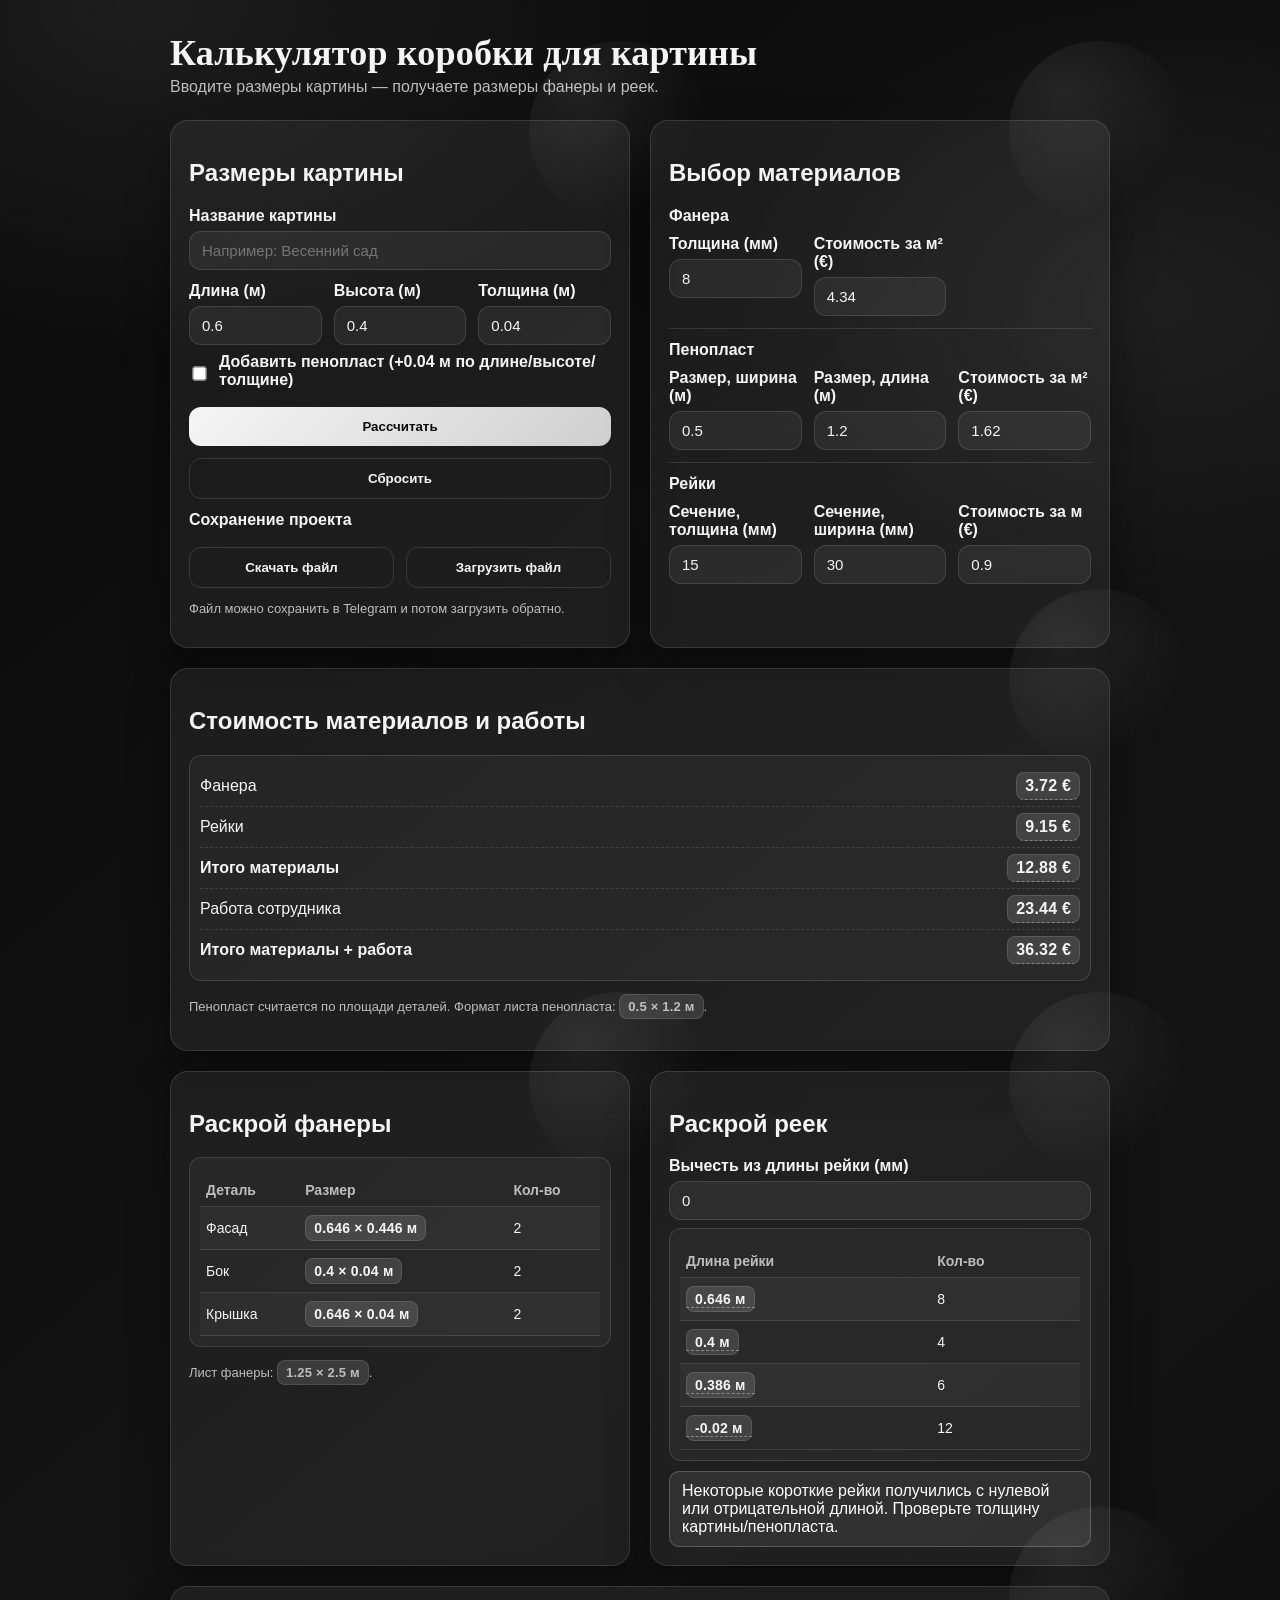
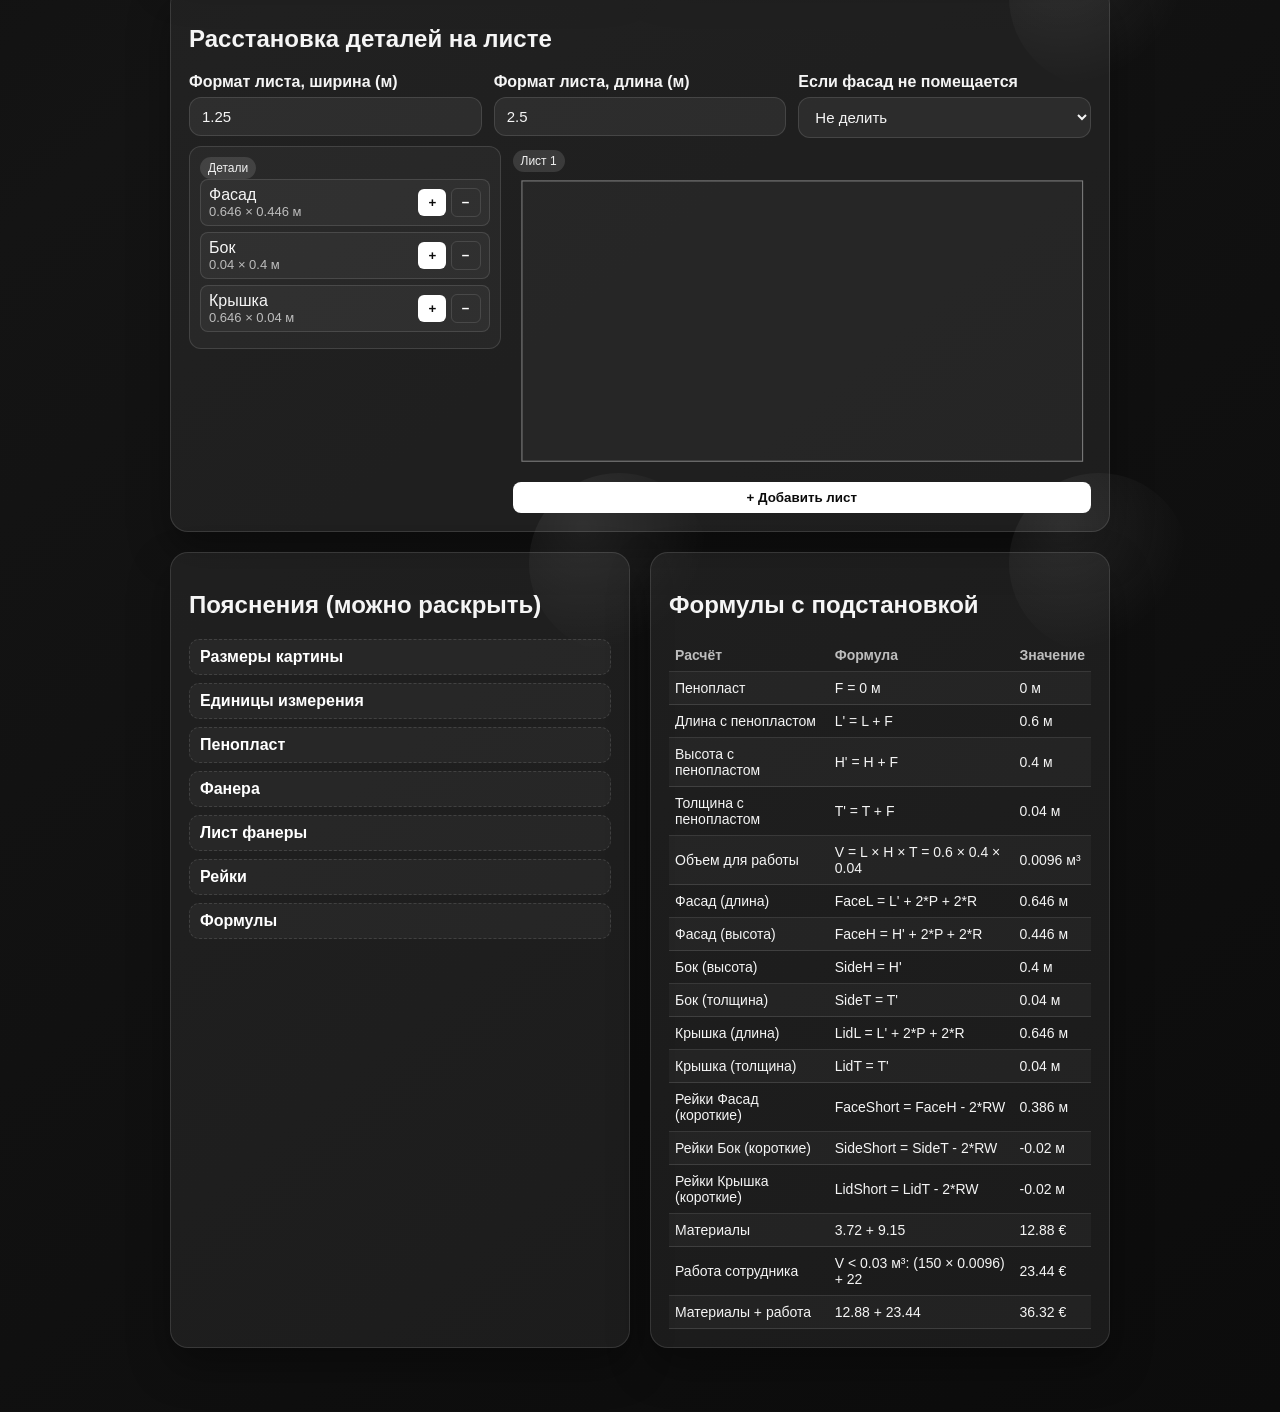
<file: Box_dimensions/index.html>
<!doctype html>
<html lang="ru">
  <head>
    <meta charset="utf-8" />
    <meta name="viewport" content="width=device-width, initial-scale=1" />
    <title>Калькулятор раскроя коробки</title>
    <style>
      :root {
        --bg: #0c0c0c;
        --ink: #f5f5f5;
        --muted: #bdbdbd;
        --accent: #ffffff;
        --accent-2: #d9d9d9;
        --accent-3: #7a7a7a;
        --card: rgba(255, 255, 255, 0.06);
        --line: rgba(255, 255, 255, 0.12);
        --shadow: 0 18px 40px rgba(0, 0, 0, 0.35);
        --ring: 0 0 0 3px rgba(255, 255, 255, 0.18);
      }
      * { box-sizing: border-box; }
      body {
        margin: 0;
        font-family: "Manrope", "Segoe UI", Tahoma, sans-serif;
        color: var(--ink);
        background:
          radial-gradient(900px 600px at 10% 0%, rgba(255, 255, 255, 0.08) 0%, transparent 60%),
          radial-gradient(700px 500px at 90% 10%, rgba(255, 255, 255, 0.06) 0%, transparent 60%),
          linear-gradient(140deg, #0a0a0a 0%, #141414 45%, #0c0c0c 100%);
      }
      main {
        max-width: 980px;
        margin: 32px auto 64px;
        padding: 0 20px;
      }
      h1 {
        font-family: "Fraunces", Georgia, serif;
        font-size: 36px;
        margin: 8px 0 4px;
        letter-spacing: 0.2px;
      }
      .subtitle {
        color: var(--muted);
        margin: 0 0 24px;
      }
      .subtitle strong { color: var(--accent); }
      .grid {
        display: grid;
        gap: 20px;
        grid-template-columns: repeat(auto-fit, minmax(280px, 1fr));
      }
      .card {
        background: var(--card);
        border: 1px solid var(--line);
        border-radius: 18px;
        padding: 18px;
        box-shadow: var(--shadow);
        position: relative;
        overflow: visible;
      }
      .card::after {
        content: "";
        position: absolute;
        top: -80px;
        right: -80px;
        width: 180px;
        height: 180px;
        border-radius: 50%;
        background: radial-gradient(circle at 30% 30%, rgba(255, 255, 255, 0.08), transparent 70%);
        pointer-events: none;
      }
      label {
        display: block;
        font-weight: 600;
        margin-bottom: 6px;
      }
      input[type="number"], input[type="text"], select {
        width: 100%;
        padding: 10px 12px;
        border-radius: 12px;
        border: 1px solid var(--line);
        background: rgba(255, 255, 255, 0.06);
        color: var(--ink);
        font-size: 15px;
        transition: box-shadow 0.2s ease, border-color 0.2s ease;
      }
      input[type="number"]:focus, input[type="text"]:focus, select:focus {
        outline: none;
        border-color: var(--accent-2);
        box-shadow: var(--ring);
      }
      .row {
        display: grid;
        gap: 12px;
        grid-template-columns: repeat(auto-fit, minmax(120px, 1fr));
      }
      .toggle {
        display: flex;
        align-items: center;
        gap: 10px;
        margin-top: 8px;
      }
      .toggle input { transform: scale(1.1); }
      .btn {
        margin-top: 12px;
        background: linear-gradient(135deg, #f5f5f5 0%, #cfcfcf 100%);
        color: #0b0b0b;
        border: none;
        padding: 12px 16px;
        border-radius: 12px;
        font-weight: 600;
        cursor: pointer;
        width: 100%;
        transition: transform 0.15s ease, box-shadow 0.2s ease;
      }
      .btn:hover {
        transform: translateY(-1px);
        box-shadow: 0 8px 20px rgba(0, 0, 0, 0.35);
      }
      .btn.secondary {
        background: transparent;
        color: var(--ink);
        border: 1px solid var(--line);
      }
      table {
        width: 100%;
        border-collapse: collapse;
        font-size: 14px;
        margin-top: 6px;
      }
      th, td {
        border-bottom: 1px solid var(--line);
        padding: 8px 6px;
        text-align: left;
      }
      tbody tr:nth-child(odd) {
        background: rgba(255, 255, 255, 0.03);
      }
      th { color: var(--muted); font-weight: 600; }
      .value-badge {
        display: inline-block;
        padding: 4px 8px;
        border-radius: 8px;
        background: rgba(255, 255, 255, 0.12);
        border: 1px solid var(--line);
        font-weight: 700;
        letter-spacing: 0.2px;
      }
      .cost-row {
        display: flex;
        align-items: center;
        justify-content: space-between;
        gap: 8px;
        padding: 6px 0;
        border-bottom: 1px dashed var(--line);
      }
      .cost-row:last-child {
        border-bottom: none;
      }
      .soft-card {
        background: rgba(255, 255, 255, 0.04);
        border: 1px solid var(--line);
        border-radius: 12px;
        padding: 10px;
        margin-top: 8px;
      }
      .material-group {
        margin-top: 12px;
        padding-top: 12px;
        border-top: 1px solid var(--line);
      }
      .material-group:first-of-type {
        margin-top: 0;
        padding-top: 0;
        border-top: none;
      }
      .material-group h3 {
        margin: 0 0 10px;
        font-size: 16px;
      }
      a {
        color: #0b0b0b;
        text-decoration: none;
      }
      a.link-badge {
        display: inline-block;
        background: #ffffff;
        color: #0b0b0b;
        padding: 4px 8px;
        border-radius: 6px;
        font-weight: 600;
        font-size: 12px;
        border: 1px solid #e6e6e6;
      }
      a.link-badge:hover {
        background: #f0f0f0;
      }
      .tip {
        position: relative;
        cursor: help;
        border-bottom: 1px dashed rgba(255, 255, 255, 0.35);
      }
      .tip::after {
        content: attr(data-tip);
        position: absolute;
        left: 0;
        bottom: calc(100% + 8px);
        background: #ffffff;
        color: #0b0b0b;
        padding: 8px 10px;
        border-radius: 8px;
        font-size: 12px;
        white-space: nowrap;
        opacity: 0;
        pointer-events: none;
        transform: translateY(4px);
        transition: opacity 0.15s ease, transform 0.15s ease;
        box-shadow: 0 10px 20px rgba(0, 0, 0, 0.25);
        border: 1px solid #e6e6e6;
        z-index: 10;
      }
      .tip::before {
        content: "";
        position: absolute;
        left: 10px;
        bottom: calc(100% + 2px);
        width: 8px;
        height: 8px;
        background: #ffffff;
        border-left: 1px solid #e6e6e6;
        border-top: 1px solid #e6e6e6;
        transform: rotate(45deg);
        opacity: 0;
        transition: opacity 0.15s ease;
        z-index: 9;
      }
      .tip:hover::after,
      .tip:hover::before {
        opacity: 1;
        transform: translateY(0);
      }
      .sheet-svg .piece {
        cursor: grab;
      }
      .sheet-svg .rotate-handle,
      .sheet-svg .rotate-text {
        cursor: pointer;
      }
      .layout {
        display: grid;
        grid-template-columns: 0.7fr 1.3fr;
        gap: 12px;
        align-items: start;
      }
      .sheet-svg {
        width: 100%;
        height: auto;
        touch-action: none;
      }
      .full-width-section {
        margin-top: 20px;
      }
      .sheet-column {
        display: grid;
        gap: 8px;
      }
      .palette-column {
        background: rgba(255, 255, 255, 0.04);
        border: 1px solid var(--line);
        border-radius: 12px;
        padding: 10px;
      }
      .palette-item {
        display: flex;
        align-items: center;
        justify-content: space-between;
        padding: 6px 8px;
        border: 1px solid var(--line);
        border-radius: 8px;
        margin-bottom: 6px;
        background: rgba(255, 255, 255, 0.04);
      }
      .palette-item button {
        background: #ffffff;
        color: #0b0b0b;
        border: none;
        border-radius: 6px;
        padding: 6px 10px;
        font-weight: 700;
        cursor: pointer;
      }
      .palette-item .remove-btn {
        background: transparent;
        color: #ffffff;
        border: 1px solid var(--line);
      }
      .add-sheet-btn {
        background: #ffffff;
        color: #0b0b0b;
        border: none;
        border-radius: 8px;
        padding: 8px 10px;
        font-weight: 700;
        cursor: pointer;
        width: 100%;
      }
      .sheet-row {
        display: grid;
        grid-template-columns: repeat(auto-fit, minmax(320px, 1fr));
        gap: 8px;
      }
      .pill {
        display: inline-block;
        background: rgba(255, 255, 255, 0.12);
        color: #f0f0f0;
        padding: 4px 8px;
        border-radius: 999px;
        font-size: 12px;
      }
      .note {
        font-size: 13px;
        color: var(--muted);
      }
      .total {
        font-size: 16px;
        font-weight: 700;
        color: #ffffff;
      }
      details.help {
        margin-top: 8px;
        border: 1px dashed var(--line);
        border-radius: 10px;
        padding: 8px 10px;
        background: rgba(255, 255, 255, 0.04);
      }
      details.help > summary {
        cursor: pointer;
        font-weight: 600;
        color: var(--accent);
        list-style: none;
      }
      details.help > summary::-webkit-details-marker {
        display: none;
      }
      .warn {
        color: #ffffff;
        background: rgba(255, 255, 255, 0.08);
        border: 1px solid rgba(255, 255, 255, 0.2);
        padding: 10px 12px;
        border-radius: 10px;
        margin-top: 10px;
      }
    </style>
  </head>
  <body>
    <main>
      <h1>Калькулятор коробки для картины</h1>
      <p class="subtitle">Вводите размеры картины — получаете размеры фанеры и реек.</p>

      <div class="grid">
        <section class="card">
          <h2>Размеры картины</h2>
          <div style="margin-bottom: 12px;">
            <label for="paintingName">Название картины</label>
            <input id="paintingName" type="text" placeholder="Например: Весенний сад" />
          </div>
          <div class="row">
            <div>
              <label for="length">Длина (м)</label>
              <input id="length" type="number" min="0.01" step="0.01" value="0.6" />
            </div>
            <div>
              <label for="height">Высота (м)</label>
              <input id="height" type="number" min="0.01" step="0.01" value="0.4" />
            </div>
            <div>
              <label for="thickness">Толщина (м)</label>
              <input id="thickness" type="number" min="0.001" step="0.001" value="0.04" />
            </div>
          </div>

          <div class="toggle">
            <input id="foam" type="checkbox" />
            <label for="foam">Добавить пенопласт (+0.04 м по длине/высоте/толщине)</label>
          </div>

          <button class="btn" id="calc">Рассчитать</button>
          <button class="btn secondary" id="reset">Сбросить</button>
          <div style="margin-top: 12px;">
            <label>Сохранение проекта</label>
            <div class="row">
              <button class="btn secondary" id="exportBtn" type="button">Скачать файл</button>
              <button class="btn secondary" id="importBtn" type="button">Загрузить файл</button>
            </div>
            <input id="importFile" type="file" accept="application/json" style="display:none" />
            <p class="note">Файл можно сохранить в Telegram и потом загрузить обратно.</p>
          </div>
        </section>

        <section class="card">
          <h2>Выбор материалов</h2>
          <div class="material-group">
            <h3>Фанера</h3>
            <div class="row">
              <div>
                <label for="plywood">Толщина (мм)</label>
                <input id="plywood" type="number" min="0.1" step="0.1" value="8" />
              </div>
              <div>
                <label for="sheetPricePerM2">Стоимость за м² (€)</label>
                <input id="sheetPricePerM2" type="number" min="0" step="0.01" value="4.34" />
              </div>
              
              <div>
                <!-- facadeSplit moved to sheet layout block -->
              </div>
            </div>
          </div>
          <div class="material-group">
            <h3>Пенопласт</h3>
            <div class="row">
              <div>
                <label for="foamWidth">Размер, ширина (м)</label>
                <input id="foamWidth" type="number" min="0.01" step="0.01" value="0.5" />
              </div>
              <div>
                <label for="foamLength">Размер, длина (м)</label>
                <input id="foamLength" type="number" min="0.01" step="0.01" value="1.2" />
              </div>
              <div>
                <label for="foamPricePerM2">Стоимость за м² (€)</label>
                <input id="foamPricePerM2" type="number" min="0" step="0.01" value="1.62" />
              </div>
            </div>
          </div>
          <div class="material-group">
            <h3>Рейки</h3>
            <div class="row">
              <div>
                <label for="railThicknessMm">Сечение, толщина (мм)</label>
                <input id="railThicknessMm" type="number" min="0.1" step="0.1" value="15" />
              </div>
              <div>
                <label for="railWidthMm">Сечение, ширина (мм)</label>
                <input id="railWidthMm" type="number" min="0.1" step="0.1" value="30" />
              </div>
              <div>
                <label for="railPricePerM">Стоимость за м (€)</label>
                <input id="railPricePerM" type="number" min="0" step="0.01" value="0.9" />
              </div>
            </div>
          </div>
        </section>
      </div>

      <div class="grid" style="margin-top: 20px;">
        <section class="card">
          <h2>Стоимость материалов и работы</h2>
          <div id="costResult"></div>
        </section>
      </div>

      <div class="grid" style="margin-top: 20px;">
        <section class="card">
          <h2>Раскрой фанеры</h2>
          <div id="plywoodResult"></div>
        </section>
        <section class="card">
          <h2>Раскрой реек</h2>
          <div class="row">
            <div>
              <label for="railSubtractMm">Вычесть из длины рейки (мм)</label>
              <input id="railSubtractMm" type="number" min="0" step="1" value="0" />
            </div>
          </div>
          <div id="slatsResult"></div>
        </section>
      </div>

      <div class="full-width-section">
        <section class="card">
          <h2>Расстановка деталей на листе</h2>
          <div style="margin-top: 6px;">
            <div class="row" style="margin-bottom:8px;">
              <div>
                <label for="sheetWidth">Формат листа, ширина (м)</label>
                <input id="sheetWidth" type="number" min="0.01" step="0.01" value="1.25" />
              </div>
              <div>
                <label for="sheetLength">Формат листа, длина (м)</label>
                <input id="sheetLength" type="number" min="0.01" step="0.01" value="2.5" />
              </div>
              <div>
                <label for="facadeSplit">Если фасад не помещается</label>
                <select id="facadeSplit">
                  <option value="1">Не делить</option>
                  <option value="2">Делить на 2 части</option>
                  <option value="3">Делить на 3 части</option>
                </select>
              </div>
            </div>
            <div id="sheetCutPreview"></div>
          </div>
        </section>
      </div>

      <div class="grid" style="margin-top: 20px;">
        <section class="card">
          <h2>Пояснения (можно раскрыть)</h2>
          <details class="help">
            <summary>Размеры картины</summary>
            <p class="note">Длина — сторона «Фасад» и «Крышка» (L). Высота — сторона «Фасад» и «Бок» (H). Толщина — сторона «Бок» и «Крышка» (T).</p>
          </details>
          <details class="help">
            <summary>Единицы измерения</summary>
            <p class="note">Размеры картины, листа и пенопласта вводятся в метрах. Толщина фанеры и сечение реек вводятся в миллиметрах.</p>
          </details>
          <details class="help">
            <summary>Пенопласт</summary>
            <p class="note">Если включено, L, H и T увеличиваются на 0.04 м.</p>
          </details>
          <details class="help">
            <summary>Фанера</summary>
            <p class="note">Толщина фанеры добавляется по 2 стороны там, где указано «+ фанера».</p>
          </details>
          <details class="help">
            <summary>Лист фанеры</summary>
            <p class="note">Формат листа используется в блоке расстановки деталей на листе.</p>
          </details>
          <details class="help">
            <summary>Рейки</summary>
            <p class="note">Для расчёта коротких реек вычитается двойная ширина рейки.</p>
            <p class="note">На каждую сторону: 4 длинные по размеру стороны + 6 коротких по размеру стороны минус 2 ширины рейки.</p>
            <p class="note">Поле «Вычесть из длины рейки (мм)» показывает дополнительное значение в скобках.</p>
          </details>
          <details class="help">
            <summary>Формулы</summary>
            <p class="note">Фасад = (L + 2*фанера + 2*рейка) × (H + 2*фанера + 2*рейка). Бок = H × T. Крышка = (L + 2*фанера + 2*рейка) × (T).</p>
            <p class="note">Объем для работы сотрудника = L × H × T, где L, H и T — исходные размеры картины.</p>
            <p class="note">Пенопласт, фанера и рейки в стоимость работы не входят; они учитываются отдельно в стоимости материалов.</p>
            <p class="note">Блок «Формулы с подстановкой» показывает промежуточные значения L', H', T', объем для работы и итоговые размеры деталей.</p>
          </details>
        </section>
        <section class="card">
          <h2>Формулы с подстановкой</h2>
          <div id="formulaResult"></div>
        </section>
      </div>
    </main>

    <script>
      const el = (id) => document.getElementById(id);

      window._clipboardPiece = window._clipboardPiece || null;

      const STORAGE_KEY = 'boxCalcStateV2';
      const LAYOUT_KEY = 'boxCalcSheetLayoutV1';

      function roundTo(n, digits) {
        const p = Math.pow(10, digits);
        return Math.round(n * p) / p;
      }

      function formatValue(meters) {
        return `${roundTo(meters, 3)}`;
      }

      function escapeHtml(value) {
        return String(value)
          .replace(/&/g, '&amp;')
          .replace(/</g, '&lt;')
          .replace(/>/g, '&gt;')
          .replace(/"/g, '&quot;')
          .replace(/'/g, '&#39;');
      }

      function updateInputLabels() {
        el('length').previousElementSibling.textContent = 'Длина (м)';
        el('height').previousElementSibling.textContent = 'Высота (м)';
        el('thickness').previousElementSibling.textContent = 'Толщина (м)';
        el('plywood').previousElementSibling.textContent = 'Толщина (мм)';
      }

      function saveState(state) {
        localStorage.setItem(STORAGE_KEY, JSON.stringify(state));
      }

      function loadState() {
        try {
          const raw = localStorage.getItem(STORAGE_KEY);
          return raw ? JSON.parse(raw) : null;
        } catch {
          return null;
        }
      }

      function getCurrentStateFromInputs() {
        return {
          paintingName: el('paintingName').value.trim(),
          length: parseFloat(el('length').value || 0),
          height: parseFloat(el('height').value || 0),
          thickness: parseFloat(el('thickness').value || 0),
          foam: el('foam').checked,
          plywoodMm: parseFloat(el('plywood').value || 0),
          railSubtractMm: parseFloat(el('railSubtractMm').value || 0),
          sheetPricePerM2: parseFloat(el('sheetPricePerM2').value || 0),
          sheetWidth: parseFloat(el('sheetWidth').value || 0),
          sheetLength: parseFloat(el('sheetLength').value || 0),
          facadeSplitCount: parseInt(el('facadeSplit').value || '2', 10),
          foamWidth: parseFloat(el('foamWidth').value || 0),
          foamLength: parseFloat(el('foamLength').value || 0),
          foamPricePerM2: parseFloat(el('foamPricePerM2').value || 0),
          railThicknessMm: parseFloat(el('railThicknessMm').value || 0),
          railWidthMm: parseFloat(el('railWidthMm').value || 0),
          railPricePerM: parseFloat(el('railPricePerM').value || 0),
        };
      }

      function layoutSignature(sheet, pieces) {
        return JSON.stringify({
          sheetW: roundTo(sheet.w, 4),
          sheetH: roundTo(sheet.h, 4),
          pieces: pieces.map((p) => ({
            name: p.name || p.type,
            w: roundTo(p.w, 4),
            h: roundTo(p.h, 4),
          })),
        });
      }

      function loadLayout(signature) {
        try {
          const raw = localStorage.getItem(LAYOUT_KEY);
          if (!raw) return null;
          const data = JSON.parse(raw);
          return data && data.signature === signature ? data : null;
        } catch {
          return null;
        }
      }

      function saveLayout(signature, data) {
        const payload = { signature };
        if (data?.manual) {
          payload.manual = data.manual;
        } else if (Array.isArray(data)) {
          payload.sheets = data.map((s) => ({
            placements: s.placements.map((p) => ({
              id: p.id,
              x: p.x,
              y: p.y,
              rot: p.rot ? 1 : 0,
              sheetIndex: p.sheetIndex,
            })),
          }));
        }
        localStorage.setItem(LAYOUT_KEY, JSON.stringify(payload));
      }

      function calc() {
        const paintingName = el('paintingName').value.trim();
        const length = parseFloat(el('length').value || 0);
        const height = parseFloat(el('height').value || 0);
        const thickness = parseFloat(el('thickness').value || 0);
        const foam = el('foam').checked;

        const plyM = parseFloat(el('plywood').value || 0) / 1000;

        const sheetProductPrice = parseFloat(el('sheetPricePerM2').value || 0);
        const sheetW = parseFloat(el('sheetWidth').value || 0) || 1.25;
        const sheetL = parseFloat(el('sheetLength').value || 0) || 2.5;
        const facadeSplitCount = parseInt(el('facadeSplit').value || '2', 10);

        const foamAdd = foam ? 0.04 : 0; // м
        const railThk = parseFloat(el('railThicknessMm').value || 0) / 1000;
        const railW = parseFloat(el('railWidthMm').value || 0) / 1000;
        const railSubtractMm = parseFloat(el('railSubtractMm').value || 0);
        const railSubtractM = railSubtractMm / 1000;
        const foamPricePerM2 = parseFloat(el('foamPricePerM2').value || 0);
        const foamSheetW = parseFloat(el('foamWidth').value || 0) || 0.5;
        const foamSheetL = parseFloat(el('foamLength').value || 0) || 1.2;
        const railPricePerM = parseFloat(el('railPricePerM').value || 0);

        const L = length + foamAdd;
        const H = height + foamAdd;
        const T = thickness + foamAdd;

        // Фасад: (L,H) + фанера по 4 сторонам + рейка по 4 сторонам
        const faceL = L + (2 * plyM) + (2 * railThk);
        const faceH = H + (2 * plyM) + (2 * railThk);

        // Бок: (H,T) без добавок, кроме пенопласта
        const sideH = H;
        const sideT = T;

        // Крышка: (L,T) + фанера по длине 2 стороны + рейка по длине 2 стороны
        const lidL = L + (2 * plyM) + (2 * railThk);
        const lidT = T;

        // Рейки
        const faceRailLong = faceL; // 4 шт
        const faceRailShort = faceH - (2 * railW); // 6 шт

        const sideRailLong = sideH; // 4 шт
        const sideRailShort = sideT - (2 * railW); // 6 шт

        const lidRailLong = lidL; // 4 шт
        const lidRailShort = lidT - (2 * railW); // 6 шт

        const totalPlywoodArea = (faceL * faceH * 2) + (sideH * sideT * 2) + (lidL * lidT * 2);
        const plywoodAreaWithWaste = totalPlywoodArea * 1.3;

        const railTotalLength = (faceRailLong * 4) + (faceRailShort * 6) +
          (sideRailLong * 4) + (sideRailShort * 6) +
          (lidRailLong * 4) + (lidRailShort * 6);
        const railLengthWithWaste = railTotalLength * 1.15;
        const railCost = railLengthWithWaste * railPricePerM;

        const plywoodPricePerM2 = sheetProductPrice;
        const plywoodCost = plywoodAreaWithWaste * plywoodPricePerM2;
        const foamArea = 2 * (L * H + L * T + H * T);
        const foamAreaWithWaste = foamArea * 1.1;
        const foamCost = foam ? foamAreaWithWaste * foamPricePerM2 : 0;
        const materialCost = plywoodCost + railCost + foamCost;
        const workVolume = length * height * thickness;
        let laborCost = 0;
        let laborFormula = '';
        let laborTariff = '';
        if (workVolume < 0.03) {
          laborCost = (150 * workVolume) + 22;
          laborTariff = 'V < 0.03 м³';
          laborFormula = `(150 × ${roundTo(workVolume, 6)}) + 22`;
        } else if (workVolume <= 0.13) {
          laborCost = (200 * workVolume) + 23;
          laborTariff = '0.03 ≤ V ≤ 0.13 м³';
          laborFormula = `(200 × ${roundTo(workVolume, 6)}) + 23`;
        } else {
          laborCost = (250 * workVolume) + 24;
          laborTariff = 'V > 0.13 м³';
          laborFormula = `(250 × ${roundTo(workVolume, 6)}) + 24`;
        }
        const grandTotal = materialCost + laborCost;

        const plywoodHtml = `
          <div class="soft-card">
            <table>
              <thead>
                <tr><th>Деталь</th><th>Размер</th><th>Кол-во</th></tr>
              </thead>
              <tbody>
                <tr><td>Фасад</td><td><span class="value-badge">${formatValue(faceL)} × ${formatValue(faceH)} м</span></td><td>2</td></tr>
                <tr><td>Бок</td><td><span class="value-badge">${formatValue(sideH)} × ${formatValue(sideT)} м</span></td><td>2</td></tr>
                <tr><td>Крышка</td><td><span class="value-badge">${formatValue(lidL)} × ${formatValue(lidT)} м</span></td><td>2</td></tr>
              </tbody>
            </table>
          </div>
          <p class="note">Лист фанеры: <span class="value-badge">${formatValue(sheetW)} × ${formatValue(sheetL)} м</span>.</p>
        `;

        const costHtml = `
          <div class="soft-card">
            ${paintingName ? `<div class="cost-row"><div>Картина</div><div class="value-badge">${escapeHtml(paintingName)}</div></div>` : ''}
            <div class="cost-row">
              <div>Фанера</div>
              <div class="value-badge tip" data-tip="Площадь: ${roundTo(totalPlywoodArea, 3)} м². С отходами 30%: ${roundTo(plywoodAreaWithWaste, 3)} м². Цена: ${roundTo(plywoodPricePerM2, 2)} €/м².">
                ${roundTo(plywoodCost, 2)} €
              </div>
            </div>
            <div class="cost-row">
              <div>Рейки</div>
              <div class="value-badge tip" data-tip="Длина: ${roundTo(railTotalLength, 2)} м. С отходами 15%: ${roundTo(railLengthWithWaste, 2)} м. Цена: ${roundTo(railPricePerM, 2)} €/м.">
                ${roundTo(railCost, 2)} €
              </div>
            </div>
            ${foam ? `
              <div class="cost-row">
                <div>Пенопласт</div>
                <div class="value-badge tip" data-tip="Площадь: ${roundTo(foamArea, 3)} м². С отходами 10%: ${roundTo(foamAreaWithWaste, 3)} м². Цена: ${roundTo(foamPricePerM2, 2)} €/м².">
                  ${roundTo(foamCost, 2)} €
                </div>
              </div>
            ` : ''}
            <div class="cost-row">
              <div><strong>Итого материалы</strong></div>
              <div class="value-badge tip" data-tip="Фанера + рейки + пенопласт.">
                ${roundTo(materialCost, 2)} €
              </div>
            </div>
            <div class="cost-row">
              <div>Работа сотрудника</div>
              <div class="value-badge tip" data-tip="Объем: ${roundTo(workVolume, 6)} м³. Формула: ${laborFormula}.">
                ${roundTo(laborCost, 2)} €
              </div>
            </div>
            <div class="cost-row">
              <div><strong>Итого материалы + работа</strong></div>
              <div class="value-badge tip" data-tip="Материалы + работа сотрудника.">
                ${roundTo(grandTotal, 2)} €
              </div>
            </div>
          </div>
          <p class="note">Пенопласт считается по площади деталей. Формат листа пенопласта: <span class="value-badge">${formatValue(foamSheetW)} × ${formatValue(foamSheetL)} м</span>.</p>
        `;

        const railItems = [
          { len: faceRailLong, count: 4, side: 'Фасад' },
          { len: faceRailShort, count: 6, side: 'Фасад' },
          { len: sideRailLong, count: 4, side: 'Бок' },
          { len: sideRailShort, count: 6, side: 'Бок' },
          { len: lidRailLong, count: 4, side: 'Крышка' },
          { len: lidRailShort, count: 6, side: 'Крышка' },
        ];

        const grouped = new Map();
        railItems.forEach((item) => {
          const key = roundTo(item.len, 4);
          const prev = grouped.get(key) || { len: item.len, count: 0, bySide: {} };
          prev.count += item.count;
          prev.bySide[item.side] = (prev.bySide[item.side] || 0) + item.count;
          grouped.set(key, prev);
        });

        const groupedList = Array.from(grouped.values()).sort((a, b) => b.len - a.len);

        const slatsRows = groupedList.map((item) => {
          const base = `<span class="value-badge">${formatValue(item.len)} м</span>`;
          const adjusted = railSubtractMm > 0 ? ` <span class="note">(${formatValue(item.len - railSubtractM)} м)</span>` : '';
          const tooltipParts = Object.entries(item.bySide)
            .filter(([, cnt]) => cnt > 0)
            .map(([side, cnt]) => `${side}: ${cnt}`);
          const tooltip = tooltipParts.join(', ');
          return `<tr><td><span class="tip" data-tip="${tooltip}">${base}${adjusted}</span></td><td>${item.count}</td></tr>`;
        }).join('');

        const slatsHtml = `
          <div class="soft-card">
            <table>
              <thead>
                <tr><th>Длина рейки</th><th>Кол-во</th></tr>
              </thead>
              <tbody>
                ${slatsRows}
              </tbody>
            </table>
          </div>
        `;

        const formulaHtml = `
          <table>
            <thead>
              <tr><th>Расчёт</th><th>Формула</th><th>Значение</th></tr>
            </thead>
            <tbody>
              <tr>
                <td>Пенопласт</td>
                <td>F = ${foam ? '0.04' : '0'} м</td>
                <td>${formatValue(foamAdd)} м</td>
              </tr>
              <tr>
                <td>Длина с пенопластом</td>
                <td>L' = L + F</td>
                <td>${formatValue(L)} м</td>
              </tr>
              <tr>
                <td>Высота с пенопластом</td>
                <td>H' = H + F</td>
                <td>${formatValue(H)} м</td>
              </tr>
              <tr>
                <td>Толщина с пенопластом</td>
                <td>T' = T + F</td>
                <td>${formatValue(T)} м</td>
              </tr>
              <tr>
                <td>Объем для работы</td>
                <td>V = L × H × T = ${formatValue(length)} × ${formatValue(height)} × ${formatValue(thickness)}</td>
                <td>${roundTo(workVolume, 6)} м³</td>
              </tr>
              <tr>
                <td>Фасад (длина)</td>
                <td>FaceL = L' + 2*P + 2*R</td>
                <td>${formatValue(faceL)} м</td>
              </tr>
              <tr>
                <td>Фасад (высота)</td>
                <td>FaceH = H' + 2*P + 2*R</td>
                <td>${formatValue(faceH)} м</td>
              </tr>
              <tr>
                <td>Бок (высота)</td>
                <td>SideH = H'</td>
                <td>${formatValue(sideH)} м</td>
              </tr>
              <tr>
                <td>Бок (толщина)</td>
                <td>SideT = T'</td>
                <td>${formatValue(sideT)} м</td>
              </tr>
              <tr>
                <td>Крышка (длина)</td>
                <td>LidL = L' + 2*P + 2*R</td>
                <td>${formatValue(lidL)} м</td>
              </tr>
              <tr>
                <td>Крышка (толщина)</td>
                <td>LidT = T'</td>
                <td>${formatValue(lidT)} м</td>
              </tr>
              <tr>
                <td>Рейки Фасад (короткие)</td>
                <td>FaceShort = FaceH - 2*RW</td>
                <td>${formatValue(faceRailShort)} м</td>
              </tr>
              <tr>
                <td>Рейки Бок (короткие)</td>
                <td>SideShort = SideT - 2*RW</td>
                <td>${formatValue(sideRailShort)} м</td>
              </tr>
              <tr>
                <td>Рейки Крышка (короткие)</td>
                <td>LidShort = LidT - 2*RW</td>
                <td>${formatValue(lidRailShort)} м</td>
              </tr>
              <tr>
                <td>Материалы</td>
                <td>${roundTo(plywoodCost, 2)} + ${roundTo(railCost, 2)}${foam ? ` + ${roundTo(foamCost, 2)}` : ''}</td>
                <td>${roundTo(materialCost, 2)} €</td>
              </tr>
              <tr>
                <td>Работа сотрудника</td>
                <td>${laborTariff}: ${laborFormula}</td>
                <td>${roundTo(laborCost, 2)} €</td>
              </tr>
              <tr>
                <td>Материалы + работа</td>
                <td>${roundTo(materialCost, 2)} + ${roundTo(laborCost, 2)}</td>
                <td>${roundTo(grandTotal, 2)} €</td>
              </tr>
            </tbody>
          </table>
        `;

        el('plywoodResult').innerHTML = plywoodHtml;
        el('slatsResult').innerHTML = slatsHtml;
        el('formulaResult').innerHTML = formulaHtml;
        el('costResult').innerHTML = costHtml;

        const sheet = { w: sheetW, h: sheetL };
        const sheetPreviewW = 520;
        const sheetPad = 8;
        const sheetScale = sheet.h > 0 ? (sheetPreviewW - sheetPad * 2) / sheet.h : 1;
        const sheetPreviewH = sheet.w * sheetScale + sheetPad * 2;

        const pieceDefs = [
          { type: 'Фасад', w: faceL, h: faceH, count: 2 },
          { type: 'Бок', w: sideT, h: sideH, count: 2 },
          { type: 'Крышка', w: lidL, h: lidT, count: 2 },
        ];

        const flatDefs = [];
        let facadeSplitUsed = false;
        pieceDefs.forEach((it) => {
          if (it.type === 'Фасад' && (it.w > sheet.w || it.h > sheet.h)) {
            const partW = it.w / facadeSplitCount;
            if ((partW <= sheet.w && it.h <= sheet.h) || (partW <= sheet.h && it.h <= sheet.w)) {
              facadeSplitUsed = true;
              for (let i = 0; i < it.count * facadeSplitCount; i += 1) {
                flatDefs.push({ type: 'Фасад (часть)', w: partW, h: it.h });
              }
              return;
            }
          }
          for (let i = 0; i < it.count; i += 1) {
            flatDefs.push({ type: it.type, w: it.w, h: it.h });
          }
        });

        const signature = layoutSignature(sheet, flatDefs);
        const savedLayout = loadLayout(signature);
        let sheetsCount = savedLayout?.manual?.sheetsCount || 1;
        let nextId = savedLayout?.manual?.nextId || 1;
        const placed = savedLayout?.manual?.placed || [];
        const piecesById = new Map(placed.map((p) => [p.id, p]));

        const requiredCount = flatDefs.reduce((acc, d) => {
          acc[d.type] = (acc[d.type] || 0) + 1;
          return acc;
        }, {});
        const placedCount = Array.from(piecesById.values()).reduce((acc, p) => {
          acc[p.type] = (acc[p.type] || 0) + 1;
          return acc;
        }, {});

        const paletteHtml = Object.keys(requiredCount).map((type) => {
          const def = flatDefs.find((d) => d.type === type);
          return `
            <div class="palette-item" data-type="${type}">
              <div>
                <div>${type}</div>
                <div class="note">${formatValue(def.w)} × ${formatValue(def.h)} м</div>
              </div>
              <div>
                <button data-add="${type}">+</button>
                <button class="remove-btn" data-remove="${type}">−</button>
              </div>
            </div>
          `;
        }).join('');

        const sheetsHtml = Array.from({ length: sheetsCount }, (_, idx) => `
          <div>
            <div class="pill" style="margin-top: 4px;">Лист ${idx + 1}</div>
            <svg class="sheet-svg" data-sheet="${idx}" data-scale="${sheetScale}" data-pad="${sheetPad}" data-w="${sheet.h}" data-h="${sheet.w}" viewBox="0 0 ${sheetPreviewW} ${sheetPreviewH}" width="100%" height="${sheetPreviewH}" aria-label="Раскрой фанеры">
              <rect class="sheet-rect" x="${sheetPad}" y="${sheetPad}" width="${sheet.h * sheetScale}" height="${sheet.w * sheetScale}" fill="rgba(255,255,255,0.03)" stroke="rgba(255,255,255,0.4)"/>
            </svg>
          </div>
        `).join('');

        const layoutHtml = `
          <div class="layout">
            <div class="palette-column">
              <div class="pill">Детали</div>
              ${paletteHtml}
            </div>
            <div class="sheet-column">
              <div class="sheet-row">
                ${sheetsHtml}
              </div>
              <button class="add-sheet-btn" id="addSheetBtn">+ Добавить лист</button>
              ${facadeSplitUsed ? `<div class="note">Фасады разделены на ${facadeSplitCount} части по длине для раскроя.</div>` : ''}
            </div>
          </div>
        `;

        el('sheetCutPreview').innerHTML = layoutHtml;

        const snap = 0.03; // 30 mm
        const sheetsEls = Array.from(document.querySelectorAll('.sheet-svg'));
        let dragId = null;
        let dragSheetIndex = null;
        let dragStart = null;
        let lastValid = null;
        let selectedId = null;
        let selectedSheetIndex = null;

        function getPieceDims(p) {
          return { w: p.rot ? p.h : p.w, h: p.rot ? p.w : p.h };
        }

        function toDisplay(p, dims) {
          // Rotate display 90° clockwise (visual only)
          return {
            x: p.y,
            y: sheet.w - p.x - dims.w,
            w: dims.h,
            h: dims.w,
          };
        }

        function overlaps(a, b) {
          const da = getPieceDims(a);
          const db = getPieceDims(b);
          return a.x < b.x + db.w &&
            a.x + da.w > b.x &&
            a.y < b.y + db.h &&
            a.y + da.h > b.y;
        }

        function applySnap(p, others, sheetInfo) {
          const dims = getPieceDims(p);
          let bestDx = null;
          let bestDy = null;
          let cornerDx = null;
          let cornerDy = null;

          const check = (delta, axis) => {
            const ad = Math.abs(delta);
            if (ad <= snap && (axis === 'x' ? bestDx : bestDy) === null) {
              if (axis === 'x') bestDx = delta;
              else bestDy = delta;
            } else if (ad <= snap) {
              if (axis === 'x' && Math.abs(delta) < Math.abs(bestDx)) bestDx = delta;
              if (axis === 'y' && Math.abs(delta) < Math.abs(bestDy)) bestDy = delta;
            }
          };

          check(0 - p.x, 'x');
          check((sheetInfo.w - dims.w) - p.x, 'x');
          check(0 - p.y, 'y');
          check((sheetInfo.h - dims.h) - p.y, 'y');

          others.forEach((o) => {
            const od = getPieceDims(o);
            check(o.x - (p.x + dims.w), 'x');
            check((o.x + od.w) - p.x, 'x');
            check(o.y - (p.y + dims.h), 'y');
            check((o.y + od.h) - p.y, 'y');

            const cornerPairs = [
              { dx: o.x - p.x, dy: o.y - p.y },
              { dx: (o.x + od.w) - p.x, dy: o.y - p.y },
              { dx: o.x - (p.x + dims.w), dy: o.y - p.y },
              { dx: (o.x + od.w) - (p.x + dims.w), dy: o.y - p.y },
              { dx: o.x - p.x, dy: (o.y + od.h) - p.y },
              { dx: (o.x + od.w) - p.x, dy: (o.y + od.h) - p.y },
              { dx: o.x - (p.x + dims.w), dy: (o.y + od.h) - p.y },
              { dx: (o.x + od.w) - (p.x + dims.w), dy: (o.y + od.h) - (p.y + dims.h) },
            ];
            cornerPairs.forEach((c) => {
              if (Math.abs(c.dx) <= snap && Math.abs(c.dy) <= snap) {
                if (cornerDx === null || (Math.abs(c.dx) + Math.abs(c.dy)) < (Math.abs(cornerDx) + Math.abs(cornerDy))) {
                  cornerDx = c.dx;
                  cornerDy = c.dy;
                }
              }
            });
          });

          if (cornerDx !== null && cornerDy !== null) {
            p.x += cornerDx;
            p.y += cornerDy;
          } else {
            if (bestDx !== null) p.x += bestDx;
            if (bestDy !== null) p.y += bestDy;
          }
        }

        function renderPieces() {
          sheetsEls.forEach((svg, idx) => {
            svg.querySelectorAll('.piece').forEach((n) => n.remove());
            const scale = parseFloat(svg.dataset.scale);
            const pad = parseFloat(svg.dataset.pad);
            piecesById.forEach((p) => {
              if (p.sheetIndex !== idx) return;
              const dims = getPieceDims(p);
              const disp = toDisplay(p, dims);
              const x = pad + disp.x * scale;
              const y = pad + disp.y * scale;
              const w = Math.max(6, disp.w * scale);
              const h = Math.max(6, disp.h * scale);
              const label = `${p.type} ${formatValue(p.w)}×${formatValue(p.h)} м`;
              const g = document.createElementNS('http://www.w3.org/2000/svg', 'g');
              g.setAttribute('class', 'piece');
              g.dataset.id = p.id;
              g.dataset.sheet = idx;
              g.innerHTML = `
                <rect class="piece-rect" x="${x}" y="${y}" width="${w}" height="${h}" fill="rgba(255,255,255,0.06)" stroke="#4ad4ff" stroke-dasharray="6 4" stroke-width="1.5"/>
                <text class="piece-label" x="${x + 6}" y="${y + 16}" fill="#eaf7ff" font-size="11">${label}</text>
                <rect class="rotate-handle" x="${x + w - 22}" y="${y + 4}" width="18" height="18" fill="rgba(255,255,255,0.92)" stroke="#0b0b0b" stroke-width="0.8"/>
                <text class="rotate-text" x="${x + w - 13}" y="${y + 17}" fill="#0b0b0b" font-size="11" text-anchor="middle">R</text>
              `;
              svg.appendChild(g);
            });
          });
        }

        function updatePieceDom(p) {
          const svg = sheetsEls[p.sheetIndex];
          if (!svg) return;
          const scale = parseFloat(svg.dataset.scale);
          const pad = parseFloat(svg.dataset.pad);
          const dims = getPieceDims(p);
          const disp = toDisplay(p, dims);
          const x = pad + disp.x * scale;
          const y = pad + disp.y * scale;
          const w = Math.max(6, disp.w * scale);
          const h = Math.max(6, disp.h * scale);
          const g = svg.querySelector(`.piece[data-id="${p.id}"]`);
          if (!g) return;
          const rect = g.querySelector('.piece-rect');
          const label = g.querySelector('.piece-label');
          const handle = g.querySelector('.rotate-handle');
          const handleText = g.querySelector('.rotate-text');
          rect.setAttribute('x', x);
          rect.setAttribute('y', y);
          rect.setAttribute('width', w);
          rect.setAttribute('height', h);
          label.setAttribute('x', x + 6);
          label.setAttribute('y', y + 16);
          handle.setAttribute('x', x + w - 22);
          handle.setAttribute('y', y + 4);
          handleText.setAttribute('x', x + w - 13);
          handleText.setAttribute('y', y + 17);
        }

        function clampToSheet(p) {
          const dims = getPieceDims(p);
          p.x = Math.min(Math.max(p.x, 0), sheet.w - dims.w);
          p.y = Math.min(Math.max(p.y, 0), sheet.h - dims.h);
        }

        function saveManual() {
          saveLayout(signature, {
            manual: {
              sheetsCount,
              placed: Array.from(piecesById.values()),
              nextId,
            },
          });
        }

        function startDrag(p, sheetIndex, svg, e) {
          dragId = p.id;
          dragSheetIndex = sheetIndex;
          document.body.style.userSelect = 'none';
          const rect = svg.getBoundingClientRect();
          const scale = parseFloat(svg.dataset.scale);
          const pad = parseFloat(svg.dataset.pad);
          const mx = (e.clientX - rect.left - pad) / scale;
          const my = (e.clientY - rect.top - pad) / scale;
          const dims = getPieceDims(p);
          const disp = toDisplay(p, dims);
          dragStart = { offsetX: mx - disp.x, offsetY: my - disp.y };
          lastValid = { x: p.x, y: p.y, sheetIndex: p.sheetIndex };
        }

        function onPointerMove(e) {
          if (!dragId) return;
          const p = piecesById.get(dragId);
          // determine which sheet svg is currently under the cursor
          let targetSheet = dragSheetIndex;
          let mx = 0;
          let my = 0;
          for (let i = 0; i < sheetsEls.length; i += 1) {
            const s = sheetsEls[i];
            const r = s.getBoundingClientRect();
            if (e.clientX >= r.left && e.clientX <= r.right && e.clientY >= r.top && e.clientY <= r.bottom) {
              targetSheet = i;
              const scale = parseFloat(s.dataset.scale);
              const pad = parseFloat(s.dataset.pad);
              mx = (e.clientX - r.left - pad) / scale;
              my = (e.clientY - r.top - pad) / scale;
              break;
            }
          }
          // fallback to original sheet if none found
          const svg = sheetsEls[targetSheet] || sheetsEls[dragSheetIndex];
          const scale = svg ? parseFloat(svg.dataset.scale) : 1;
          const pad = svg ? parseFloat(svg.dataset.pad) : 0;
          const dispX = mx - dragStart.offsetX;
          const dispY = my - dragStart.offsetY;
          const dims = getPieceDims(p);
          p.y = dispX;
          p.x = sheet.w - dispY - dims.w;
          // if moved over a different sheet, update piece's sheetIndex and re-render pieces so DOM moves to new svg
          if (targetSheet !== dragSheetIndex) {
            p.sheetIndex = targetSheet;
            dragSheetIndex = targetSheet;
            renderPieces();
          }

          const sheetInfo = { w: sheet.w, h: sheet.h };
          const others = Array.from(piecesById.values()).filter((o) => o.id !== p.id && o.sheetIndex === dragSheetIndex);
          applySnap(p, others, sheetInfo);
          updatePieceDom(p);
        }

        function onPointerUp() {
          if (!dragId) return;
          const p = piecesById.get(dragId);
          const others = Array.from(piecesById.values()).filter((o) => o.id !== p.id && o.sheetIndex === dragSheetIndex);
          const sheetInfo = { w: sheet.w, h: sheet.h };
          applySnap(p, others, sheetInfo);
          // Snap to sheet edges on release
          const dims = getPieceDims(p);
          const edgeSnap = (delta) => (Math.abs(delta) <= snap ? delta : 0);
          p.x += edgeSnap(0 - p.x);
          p.x += edgeSnap((sheet.w - dims.w) - p.x);
          p.y += edgeSnap(0 - p.y);
          p.y += edgeSnap((sheet.h - dims.h) - p.y);
          updatePieceDom(p);
          dragId = null;
          dragSheetIndex = null;
          dragStart = null;
          lastValid = null;
          saveManual();
          document.body.style.userSelect = '';
          window.removeEventListener('pointermove', onPointerMove);
          window.removeEventListener('pointerup', onPointerUp);
        }

        sheetsEls.forEach((svg, idx) => {
          svg.addEventListener('pointerdown', (e) => {
            e.preventDefault();
            const target = e.target;
            const group = target.closest('.piece');
            // If clicked on empty area of the sheet, select this sheet
            if (!group) {
              selectedId = null;
              selectedSheetIndex = idx;
              return;
            }
            const id = group.dataset.id;
            const p = piecesById.get(id);
            if (!p) return;
            selectedId = id;
            selectedSheetIndex = idx;
            if (target.classList.contains('rotate-handle') || target.classList.contains('rotate-text')) {
              p.rot = !p.rot;
              clampToSheet(p);
              updatePieceDom(p);
              saveManual();
              return;
            }
            startDrag(p, idx, svg, e);
            window.addEventListener('pointermove', onPointerMove);
            window.addEventListener('pointerup', onPointerUp);
          });
        });

        document.querySelectorAll('[data-add]').forEach((btn) => {
          btn.addEventListener('click', () => {
            const type = btn.dataset.add;
            const def = flatDefs.find((d) => d.type === type);
            if (!def) return;
            const newPiece = {
              id: `m${nextId++}`,
              type,
              w: def.w,
              h: def.h,
              x: 0,
              y: 0,
              rot: false,
              sheetIndex: (() => {
                const usedBySheet = Array.from(piecesById.values()).reduce((acc, p) => {
                  acc[p.sheetIndex] = (acc[p.sheetIndex] || 0) + 1;
                  return acc;
                }, {});
                for (let i = 0; i < sheetsCount; i += 1) {
                  if (!usedBySheet[i]) return i;
                }
                return 0;
              })(),
            };
            piecesById.set(newPiece.id, newPiece);
            saveManual();
            calc();
          });
        });

        document.querySelectorAll('[data-remove]').forEach((btn) => {
          btn.addEventListener('click', () => {
            const type = btn.dataset.remove;
            const toRemove = Array.from(piecesById.values()).find((p) => p.type === type);
            if (!toRemove) return;
            piecesById.delete(toRemove.id);
            saveManual();
            calc();
          });
        });

        const addSheetBtn = document.getElementById('addSheetBtn');
        if (addSheetBtn) {
          addSheetBtn.addEventListener('click', () => {
            sheetsCount += 1;
            saveManual();
            calc();
          });
        }

        window.addEventListener('keydown', (e) => {
          const key = e.key.toLowerCase();
          const isRotateKey = key === 'r' || key === 'к' || e.code === 'KeyR';
          const isDeleteKey = key === 'd' || key === 'в' || e.code === 'KeyD';
          // Copy / Paste (Ctrl/Cmd+C, Ctrl/Cmd+V)
          if ((e.ctrlKey || e.metaKey) && key === 'c') {
            const id = dragId || selectedId;
            if (id) {
              const p = piecesById.get(id);
              if (p) {
                window._clipboardPiece = { type: p.type, w: p.w, h: p.h, rot: p.rot };
              }
              e.preventDefault();
            }
          }
          if ((e.ctrlKey || e.metaKey) && key === 'v') {
            if (window._clipboardPiece) {
              const cp = window._clipboardPiece;
              const targetSheet = selectedSheetIndex ?? 0;
              const newPiece = {
                id: `m${nextId++}`,
                type: cp.type,
                w: cp.w,
                h: cp.h,
                x: 0.02,
                y: 0.02,
                rot: cp.rot || false,
                sheetIndex: targetSheet,
              };
              piecesById.set(newPiece.id, newPiece);
              saveManual();
              calc();
              e.preventDefault();
            }
          }

          if (!isRotateKey && !isDeleteKey) return;
          const id = dragId || selectedId;
          const p = id ? piecesById.get(id) : null;
          if (!p) return;
          if (isDeleteKey) {
            piecesById.delete(p.id);
            saveManual();
            calc();
            return;
          }
          p.rot = !p.rot;
          clampToSheet(p);
          updatePieceDom(p);
          saveManual();
        });

        renderPieces();
        const warnings = [];
        if (faceRailShort <= 0 || sideRailShort <= 0 || lidRailShort <= 0) {
          warnings.push('Некоторые короткие рейки получились с нулевой или отрицательной длиной. Проверьте толщину картины/пенопласта.');
        }

        if (warnings.length) {
          el('slatsResult').innerHTML += `<div class="warn">${warnings.join(' ')}</div>`;
        }

        saveState({
          paintingName: paintingName,
          length: length,
          height: height,
          thickness: thickness,
          foam: foam,
          plywoodMm: parseFloat(el('plywood').value || 0),
          railSubtractMm: railSubtractMm,
          sheetPricePerM2: sheetProductPrice,
          sheetWidth: sheetW,
          sheetLength: sheetL,
          facadeSplitCount: facadeSplitCount,
          foamWidth: foamSheetW,
          foamLength: foamSheetL,
          foamPricePerM2: foamPricePerM2,
          railThicknessMm: parseFloat(el('railThicknessMm').value || 0),
          railWidthMm: parseFloat(el('railWidthMm').value || 0),
          railPricePerM: railPricePerM,
        });
      }

      function setInputsFromState(state) {
        updateInputLabels();

        el('paintingName').value = state.paintingName || '';
        el('length').value = roundTo(state.length || 0.6, 3);
        el('height').value = roundTo(state.height || 0.4, 3);
        el('thickness').value = roundTo(state.thickness || 0.04, 3);
        el('foam').checked = !!state.foam;
        el('plywood').value = state.plywoodMm ?? 8;
        el('railSubtractMm').value = state.railSubtractMm || 0;
        el('sheetPricePerM2').value = state.sheetPricePerM2 ?? state.sheetProductPrice ?? 4.34;
        el('sheetWidth').value = state.sheetWidth ?? 1.25;
        el('sheetLength').value = state.sheetLength ?? 2.5;
        el('facadeSplit').value = String(state.facadeSplitCount || 2);
        el('foamWidth').value = state.foamWidth ?? 0.5;
        el('foamLength').value = state.foamLength ?? 1.2;
        el('foamPricePerM2').value = state.foamPricePerM2 ?? state.foamType ?? 1.62;
        el('railThicknessMm').value = state.railThicknessMm ?? 15;
        el('railWidthMm').value = state.railWidthMm ?? 30;
        el('railPricePerM').value = state.railPricePerM ?? 0.9;
      }

      function init() {
        const saved = loadState();
        if (saved) {
          setInputsFromState(saved);
        } else {
          updateInputLabels();
        }
        calc();
      }

      function addWheelStep(inputId, stepInMeters) {
        const input = el(inputId);
        if (!input) return;
        input.addEventListener('mousedown', () => {
          input.dataset.wheelReady = '1';
        });
        input.addEventListener('blur', () => {
          delete input.dataset.wheelReady;
        });
        input.addEventListener('wheel', (e) => {
          if (!input.dataset.wheelReady || document.activeElement !== input) return;
          e.preventDefault();
          const direction = e.deltaY < 0 ? 1 : -1;
          const current = parseFloat(input.value || 0);
          const next = current + direction * stepInMeters;
          input.value = roundTo(next, 3);
          calc();
        }, { passive: false });
      }

      function addWheelStepFixed(inputId, stepValue) {
        const input = el(inputId);
        if (!input) return;
        input.addEventListener('mousedown', () => {
          input.dataset.wheelReady = '1';
        });
        input.addEventListener('blur', () => {
          delete input.dataset.wheelReady;
        });
        input.addEventListener('wheel', (e) => {
          if (!input.dataset.wheelReady || document.activeElement !== input) return;
          e.preventDefault();
          const direction = e.deltaY < 0 ? 1 : -1;
          const current = parseFloat(input.value || 0);
          const next = current + direction * stepValue;
          input.value = roundTo(next, 3);
          calc();
        }, { passive: false });
      }

      el('calc').addEventListener('click', calc);
      el('reset').addEventListener('click', () => {
        updateInputLabels();
        el('paintingName').value = '';
        el('length').value = 0.6;
        el('height').value = 0.4;
        el('thickness').value = 0.04;
        el('foam').checked = false;
        el('plywood').value = 8;
        el('sheetPricePerM2').value = 4.34;
        el('sheetWidth').value = 1.25;
        el('sheetLength').value = 2.5;
        el('facadeSplit').value = '2';
        el('foamWidth').value = 0.5;
        el('foamLength').value = 1.2;
        el('foamPricePerM2').value = 1.62;
        el('railThicknessMm').value = 15;
        el('railWidthMm').value = 30;
        el('railPricePerM').value = 0.9;
        el('railSubtractMm').value = 0;
        calc();
      });

      [
        'paintingName',
        'length',
        'height',
        'thickness',
        'foam',
        'plywood',
        'railSubtractMm',
        'sheetPricePerM2',
        'sheetWidth',
        'sheetLength',
        'facadeSplit',
        'foamWidth',
        'foamLength',
        'foamPricePerM2',
        'railThicknessMm',
        'railWidthMm',
        'railPricePerM',
      ].forEach((id) => {
        el(id).addEventListener('input', calc);
        el(id).addEventListener('change', calc);
      });

      el('exportBtn').addEventListener('click', () => {
        calc();
        const payload = {
          version: 1,
          savedAt: new Date().toISOString(),
          state: getCurrentStateFromInputs(),
          layout: (() => {
            try {
              const raw = localStorage.getItem(LAYOUT_KEY);
              return raw ? JSON.parse(raw) : null;
            } catch {
              return null;
            }
          })(),
        };
        const blob = new Blob([JSON.stringify(payload, null, 2)], { type: 'application/json' });
        const a = document.createElement('a');
        const dt = new Date();
        const ts = `${dt.getFullYear()}-${String(dt.getMonth() + 1).padStart(2, '0')}-${String(dt.getDate()).padStart(2, '0')}-${String(dt.getHours()).padStart(2, '0')}${String(dt.getMinutes()).padStart(2, '0')}`;
        const sizeL = el('length').value || '0';
        const sizeH = el('height').value || '0';
        const sizeT = el('thickness').value || '0';
        const safe = (v) => String(v).replace(/[^\d.,-]/g, '').replace(',', '.');
        const safeName = el('paintingName').value.trim()
          .replace(/[\\/:*?"<>|]+/g, '')
          .replace(/\s+/g, '-')
          .replace(/-+/g, '-')
          .replace(/^-|-$/g, '');
        const sizeLabel = `${safe(sizeL)}x${safe(sizeH)}x${safe(sizeT)}m`;
        a.href = URL.createObjectURL(blob);
        a.download = `box-${safeName ? `${safeName}-` : ''}${sizeLabel}-${ts}.json`;
        document.body.appendChild(a);
        a.click();
        a.remove();
        URL.revokeObjectURL(a.href);
      });

      el('importBtn').addEventListener('click', () => {
        el('importFile').click();
      });

      el('importFile').addEventListener('change', (e) => {
        const file = e.target.files?.[0];
        if (!file) return;
        const reader = new FileReader();
        reader.onload = () => {
          try {
            const data = JSON.parse(reader.result);
            if (data.state) {
              localStorage.setItem(STORAGE_KEY, JSON.stringify(data.state));
            }
            if (data.layout) {
              localStorage.setItem(LAYOUT_KEY, JSON.stringify(data.layout));
            }
            init();
          } catch {
            alert('Не удалось загрузить файл. Проверьте формат.');
          }
        };
        reader.readAsText(file);
        e.target.value = '';
      });

      addWheelStep('length', 0.01);
      addWheelStep('height', 0.01);
      addWheelStep('thickness', 0.01);
      addWheelStepFixed('plywood', 1);
      addWheelStepFixed('railSubtractMm', 1);
      addWheelStepFixed('sheetPricePerM2', 0.01);
      addWheelStep('sheetWidth', 0.01);
      addWheelStep('sheetLength', 0.01);
      addWheelStep('foamWidth', 0.01);
      addWheelStep('foamLength', 0.01);
      addWheelStepFixed('foamPricePerM2', 0.01);
      addWheelStepFixed('railThicknessMm', 1);
      addWheelStepFixed('railWidthMm', 1);
      addWheelStepFixed('railPricePerM', 0.01);

      init();
    </script>
  </body>
</html>
</file>
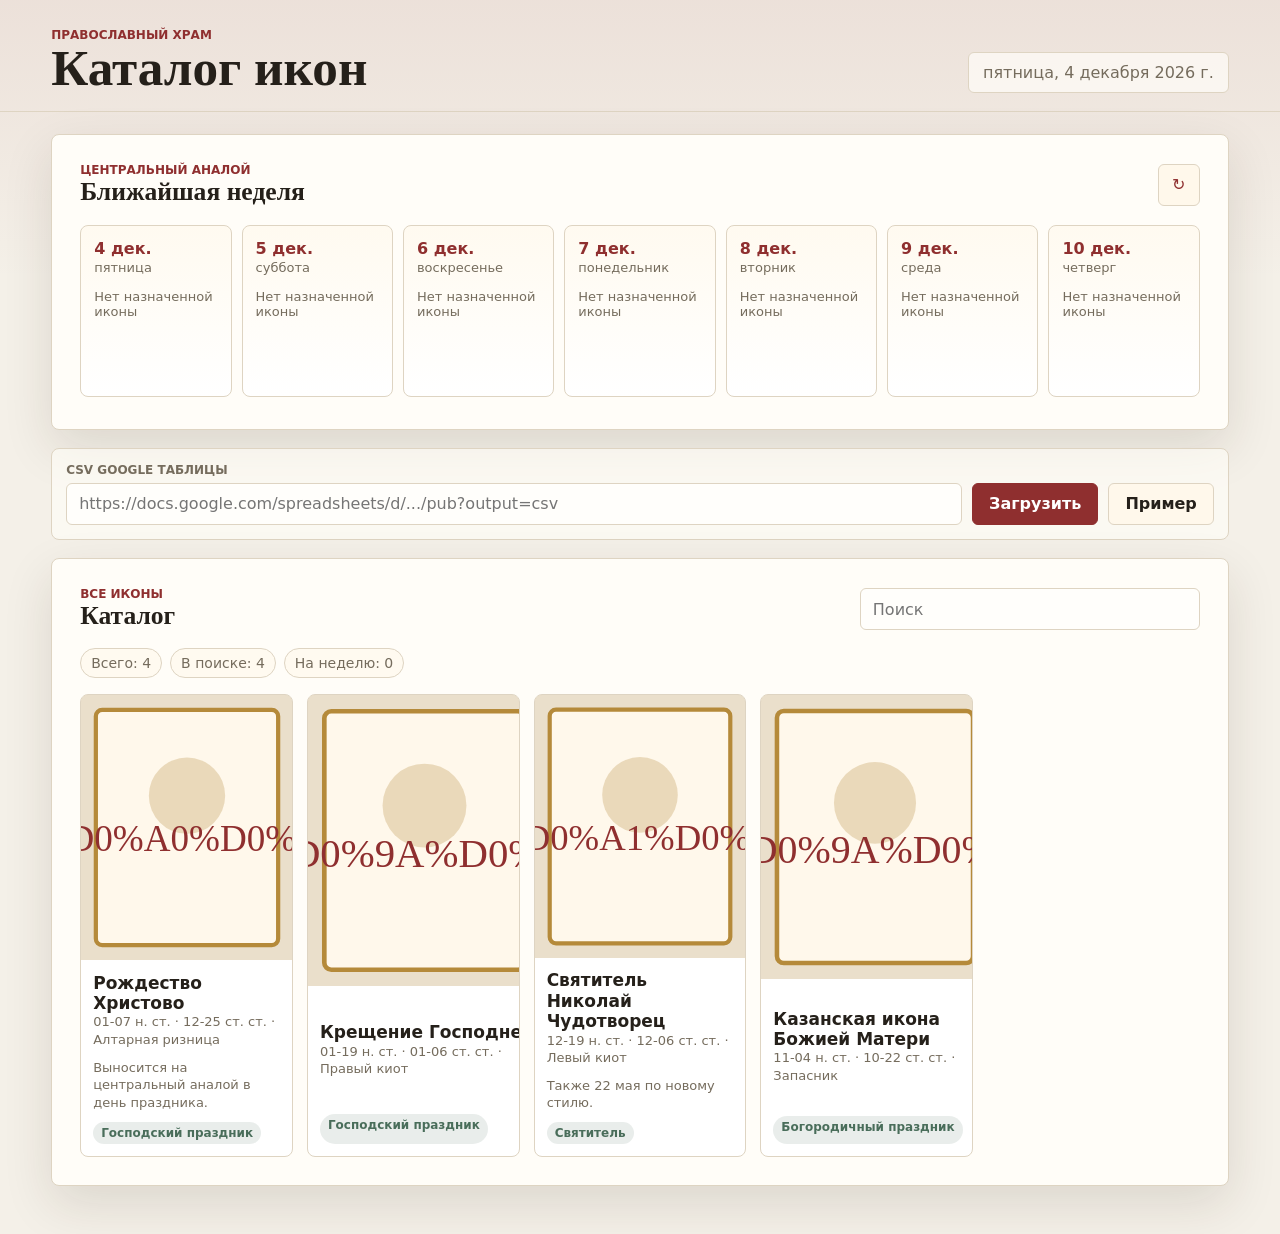
<file: Calendar/index.html>
<!doctype html>
<html lang="ru">
  <head>
    <meta charset="utf-8">
    <meta name="viewport" content="width=device-width, initial-scale=1">
    <title>Каталог икон храма</title>
    <link rel="stylesheet" href="./styles.css">
  </head>
  <body>
    <header class="topbar">
      <div>
        <p class="eyebrow">Православный храм</p>
        <h1>Каталог икон</h1>
      </div>
      <div class="date-chip" id="todayLabel"></div>
    </header>

    <main class="layout">
      <section class="focus-panel" aria-labelledby="weekTitle">
        <div class="section-head">
          <div>
            <p class="eyebrow">Центральный аналой</p>
            <h2 id="weekTitle">Ближайшая неделя</h2>
          </div>
          <button class="icon-button" id="refreshButton" type="button" title="Обновить данные">
            <span aria-hidden="true">↻</span>
            <span class="sr-only">Обновить данные</span>
          </button>
        </div>
        <div class="week-strip" id="weekStrip"></div>
      </section>

      <section class="tools" aria-label="Настройки каталога">
        <div class="field wide">
          <label for="sheetUrl">CSV Google Таблицы</label>
          <input id="sheetUrl" type="url" placeholder="https://docs.google.com/spreadsheets/d/.../pub?output=csv">
        </div>
        <button class="primary" id="loadSheetButton" type="button">Загрузить</button>
        <button class="secondary" id="demoButton" type="button">Пример</button>
      </section>

      <section class="catalog-panel" aria-labelledby="catalogTitle">
        <div class="section-head catalog-head">
          <div>
            <p class="eyebrow">Все иконы</p>
            <h2 id="catalogTitle">Каталог</h2>
          </div>
          <div class="search-wrap">
            <input id="searchInput" type="search" placeholder="Поиск">
          </div>
        </div>
        <div class="stats" id="stats"></div>
        <div class="icon-grid" id="iconGrid"></div>
      </section>
    </main>

    <template id="weekDayTemplate">
      <article class="day-card">
        <div class="day-date"></div>
        <div class="day-name"></div>
        <div class="day-icons"></div>
      </article>
    </template>

    <template id="iconCardTemplate">
      <article class="icon-card">
        <div class="image-frame">
          <img alt="" loading="lazy">
        </div>
        <div class="icon-body">
          <div>
            <h3></h3>
            <p class="meta"></p>
          </div>
          <p class="notes"></p>
          <div class="tags"></div>
        </div>
      </article>
    </template>

    <script src="./app.js"></script>
  </body>
</html>
</file>
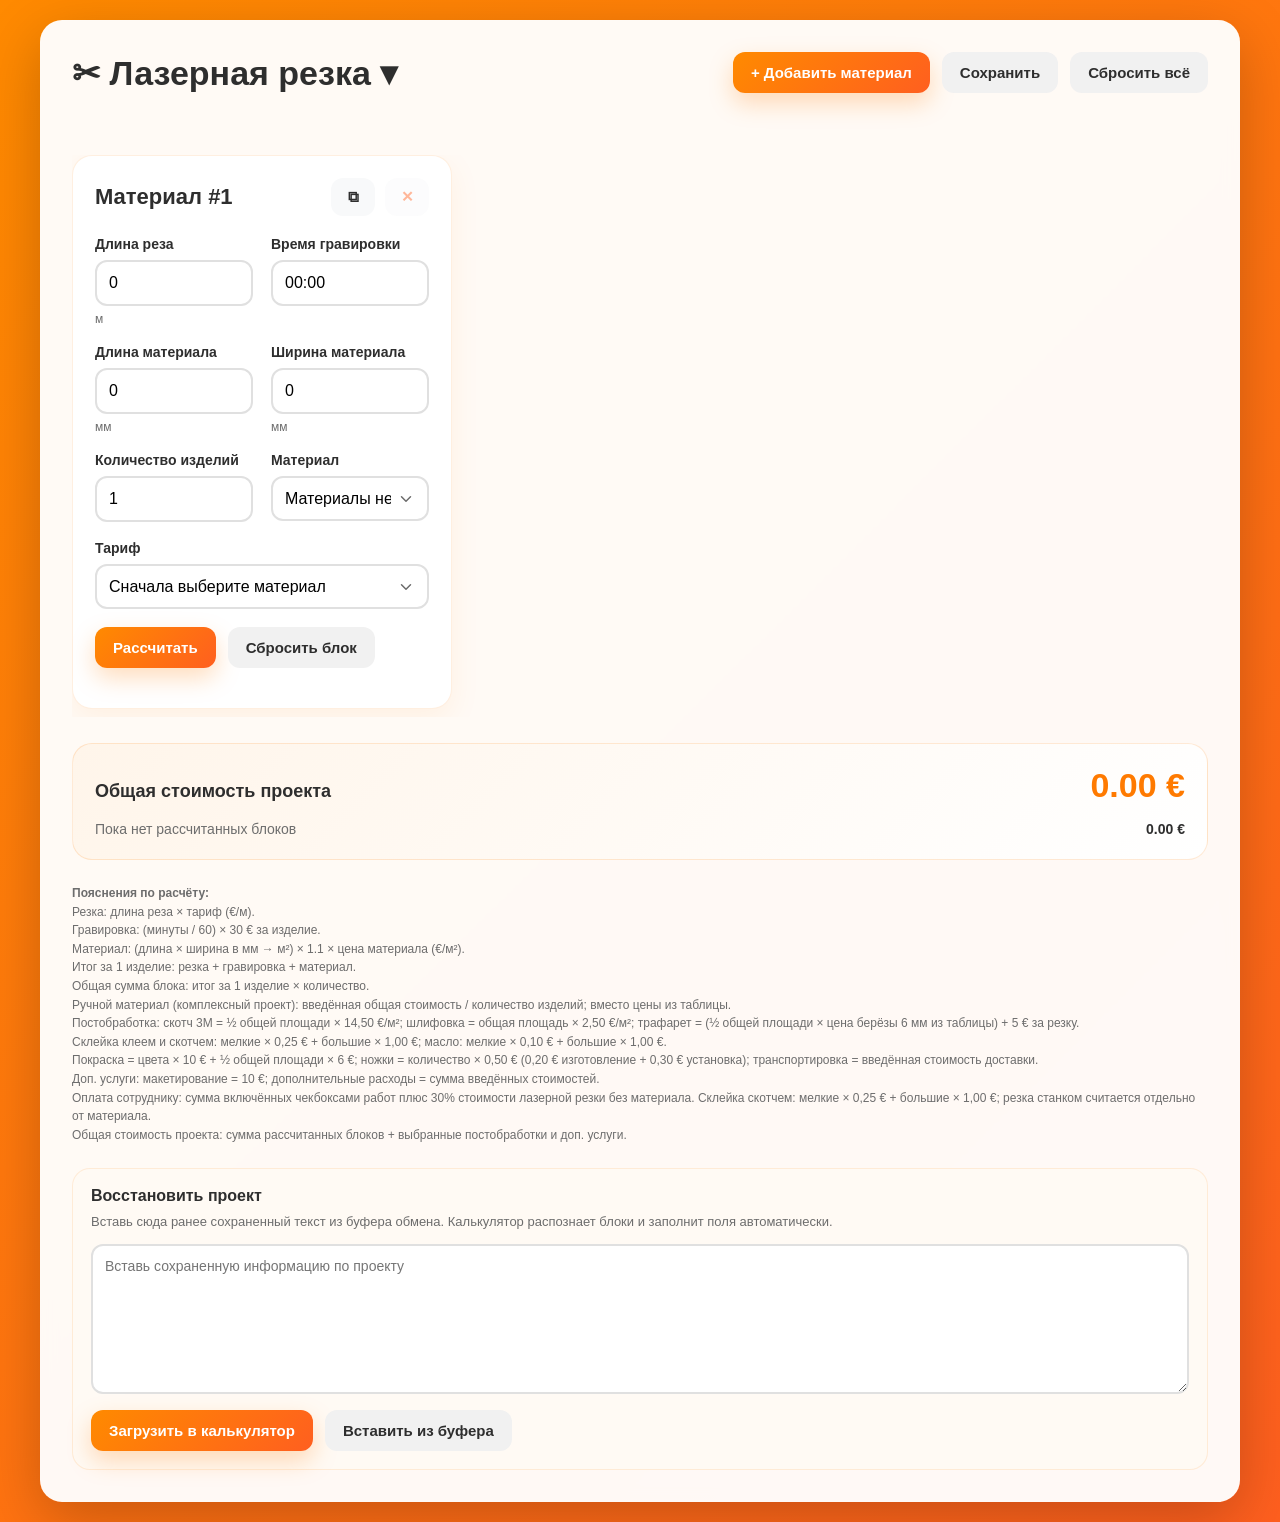
<file: Laser_cutting_price/index.html>
<!DOCTYPE html>
<html lang="ru">
<head>
    <meta charset="UTF-8">
    <meta name="viewport" content="width=device-width, initial-scale=1.0">
    <title>✂ Калькулятор стоимости лазерной резки</title>
    <style>
        * {
            margin: 0;
            padding: 0;
            box-sizing: border-box;
        }

        :root {
            --accent-start: #ff8a00;
            --accent-end: #ff5f1f;
            --accent-solid: #ff7a00;
            --panel: #ffffff;
            --panel-soft: #f8f9fa;
            --text: #2e2e2e;
            --muted: #6d6d6d;
            --line: #e7e1d8;
            --danger: #ff5f1f;
        }

        body {
            font-family: "Segoe UI", Tahoma, Geneva, Verdana, sans-serif;
            background: linear-gradient(135deg, var(--accent-start) 0%, var(--accent-end) 100%);
            min-height: 100vh;
            padding: 20px;
            color: var(--text);
        }

        .container {
            width: min(1200px, 100%);
            max-width: 100%;
            margin: 0 auto;
            background: rgba(255, 255, 255, 0.96);
            backdrop-filter: blur(8px);
            border-radius: 22px;
            box-shadow: 0 18px 60px rgba(0, 0, 0, 0.22);
            padding: 32px;
        }

        .header {
            display: flex;
            justify-content: space-between;
            align-items: center;
            gap: 16px;
            margin-bottom: 24px;
        }

        .header-copy h1 {
            font-size: 34px;
            margin-bottom: 0;
        }

        .mode-picker { position: relative; }
        .mode-trigger { border: 0; background: transparent; padding: 0; color: inherit; font: inherit; cursor: pointer; text-align: left; }
        .mode-menu { position: absolute; z-index: 5; top: calc(100% + 8px); left: 0; min-width: 240px; padding: 6px; border-radius: 12px; background: #fff; box-shadow: 0 10px 30px #0002; display: none; }
        .mode-menu.open { display: grid; }
        .mode-option { text-align: left; background: #fff; color: var(--text); }
        .mode-option[aria-checked="true"] { background: #fff1e3; color: var(--accent-solid); }
        .complex-panel { display:none; margin-top:22px; padding:22px; border-radius:18px; background:#fffaf4; border:1px solid rgba(255,122,0,.16); }
        .complex-panel.show { display:block; }
        .complex-panel h2 { font-size:20px; margin-bottom:14px; }
        .service-grid { display:grid; grid-template-columns:repeat(3,minmax(0,1fr)); gap:14px; }
        .service-row { display:grid; grid-template-columns:repeat(3,minmax(0,1fr)); gap:14px; margin-bottom:14px; }
        .service-card { background:white; border:1px solid var(--line); border-radius:14px; padding:14px; }
        .check-label { display:flex!important; align-items:center; gap:9px; margin-bottom:10px!important; }
        .check-label input { width:18px; height:18px; accent-color:var(--accent-solid); }
        .service-fields { display:none; padding-top:8px; }
        .service-fields.show { display:block; }
        .service-fields .input-row { margin: 10px 0 0; gap:10px; }
        .expense-row { display:grid; grid-template-columns:1fr 130px auto; gap:8px; margin-top:8px; align-items:center; }
        .expense-row button { padding:8px 10px; }
        .inline-note { color:var(--muted); font-size:13px; margin-top:8px; }
        .employee-pay { margin-top:18px; padding-top:16px; border-top:1px solid var(--line); }
        .employee-pay-head { display:flex; justify-content:space-between; gap:12px; font-weight:800; font-size:17px; }
        .employee-pay-list { display:grid; grid-template-columns:repeat(auto-fit,minmax(230px,1fr)); gap:4px 14px; margin-top:10px; }
        .employee-pay-item { display:flex; justify-content:space-between; align-items:center; gap:8px; color:var(--muted); font-size:13px; }
        .employee-pay-item label { display:flex; align-items:center; gap:7px; }
        .employee-pay-item input { accent-color:var(--accent-solid); }

        .header-actions {
            display: flex;
            gap: 12px;
            flex-wrap: wrap;
        }

        button {
            border: none;
            border-radius: 12px;
            padding: 12px 18px;
            font-size: 15px;
            font-weight: 700;
            cursor: pointer;
            transition: transform 0.2s, box-shadow 0.2s, background 0.2s;
        }

        button:hover {
            transform: translateY(-1px);
        }

        .accent-btn {
            background: linear-gradient(135deg, var(--accent-start) 0%, var(--accent-end) 100%);
            color: #fff;
            box-shadow: 0 10px 24px rgba(255, 122, 0, 0.26);
        }

        .secondary-btn {
            background: #f1f1f1;
            color: var(--text);
        }

        .ghost-btn {
            background: transparent;
            color: var(--accent-solid);
            border: 2px dashed rgba(255, 122, 0, 0.35);
        }

        .cards {
            display: flex;
            flex-wrap: nowrap;
            gap: 20px;
            align-items: start;
            overflow-x: auto;
            padding-bottom: 8px;
            scroll-snap-type: x proximity;
            width: 100%;
        }

        .card {
            background: var(--panel);
            border: 1px solid rgba(255, 122, 0, 0.12);
            border-radius: 20px;
            padding: 22px;
            box-shadow: 0 10px 30px rgba(255, 122, 0, 0.08);
            width: min(380px, 100%);
            min-width: min(380px, 100%);
            scroll-snap-align: start;
        }

        .card-head {
            display: flex;
            align-items: center;
            justify-content: space-between;
            gap: 14px;
            margin-bottom: 20px;
        }

        .card-title {
            font-size: 22px;
            font-weight: 800;
        }

        .card-title-btn {
            border: none;
            background: transparent;
            padding: 0;
            font: inherit;
            color: inherit;
            cursor: text;
            text-align: left;
        }

        .card-title-input {
            width: 100%;
            padding: 8px 10px;
            border: 2px solid rgba(255, 122, 0, 0.22);
            border-radius: 10px;
            font-size: 20px;
            font-weight: 800;
        }

        .card-actions {
            display: flex;
            gap: 10px;
        }

        .icon-btn {
            min-width: 44px;
            padding: 10px 12px;
            background: var(--panel-soft);
            color: var(--text);
        }

        .icon-btn.remove-btn {
            color: var(--danger);
        }

        .input-row {
            display: grid;
            grid-template-columns: repeat(2, minmax(0, 1fr));
            gap: 18px;
            margin-bottom: 18px;
        }

        .input-row.single {
            grid-template-columns: 1fr;
        }

        .input-group label {
            display: block;
            font-size: 14px;
            font-weight: 700;
            margin-bottom: 8px;
        }

        input[type="text"],
        input[type="number"],
        select {
            width: 100%;
            padding: 12px;
            font-size: 16px;
            border: 2px solid #e0e0e0;
            border-radius: 12px;
            background: #fff;
            transition: border-color 0.2s;
        }

        input[type="text"]:focus,
        input[type="number"]:focus,
        select:focus {
            outline: none;
            border-color: var(--accent-solid);
        }

        .select-wrapper {
            position: relative;
        }

        .select-wrapper select {
            appearance: none;
            background-image: url("data:image/svg+xml;charset=UTF-8,%3csvg xmlns='http://www.w3.org/2000/svg' viewBox='0 0 24 24' fill='none' stroke='%236d6d6d' stroke-width='2' stroke-linecap='round' stroke-linejoin='round'%3e%3cpolyline points='6 9 12 15 18 9'%3e%3c/polyline%3e%3c/svg%3e");
            background-repeat: no-repeat;
            background-position: right 12px center;
            background-size: 18px;
            padding-right: 36px;
        }

        .unit,
        .status {
            margin-top: 6px;
            font-size: 12px;
            color: var(--muted);
        }

        .status.error {
            color: var(--danger);
        }

        .top-status {
            min-height: 20px;
            margin: 6px 0 18px;
            text-align: center;
            font-size: 14px;
            color: var(--muted);
        }

        .top-status.error {
            color: var(--danger);
        }

        .error {
            display: none;
            margin-top: 6px;
            font-size: 12px;
            color: var(--danger);
        }

        .error.show {
            display: block;
        }

        .card-footer {
            display: flex;
            gap: 12px;
            flex-wrap: wrap;
            margin-top: 4px;
            margin-bottom: 18px;
        }

        .result {
            display: none;
            background: var(--panel-soft);
            border-left: 4px solid var(--accent-solid);
            border-radius: 16px;
            padding: 18px;
        }

        .result.show {
            display: block;
        }

        .result-columns {
            display: grid;
            grid-template-columns: repeat(2, minmax(0, 1fr));
            gap: 18px;
        }

        .result-title {
            font-size: 14px;
            color: var(--muted);
            margin-bottom: 6px;
        }

        .result-value {
            font-size: 30px;
            font-weight: 800;
            color: var(--accent-solid);
            margin-bottom: 10px;
        }

        .result-sub {
            font-size: 14px;
            color: var(--muted);
            margin-top: 6px;
        }

        .tariff-list {
            margin-top: 14px;
            padding-top: 12px;
            border-top: 1px solid var(--line);
        }

        .tariff-list-title {
            font-size: 13px;
            color: var(--muted);
            margin-bottom: 8px;
        }

        .tariff-item {
            display: flex;
            justify-content: space-between;
            gap: 10px;
            font-size: 13px;
            margin-top: 6px;
        }

        .tariff-item-label {
            color: var(--muted);
        }

        .tariff-item-value {
            font-weight: 700;
            white-space: nowrap;
        }

        .overall {
            margin-top: 26px;
            background: linear-gradient(135deg, #fff5ea 0%, #fff 100%);
            border: 1px solid rgba(255, 122, 0, 0.16);
            border-radius: 20px;
            padding: 22px;
        }

        .overall-top {
            display: flex;
            justify-content: space-between;
            align-items: baseline;
            gap: 14px;
            margin-bottom: 16px;
        }

        .overall-title {
            font-size: 18px;
            font-weight: 800;
        }

        .overall-value {
            font-size: 34px;
            font-weight: 900;
            color: var(--accent-solid);
        }

        .overall-list {
            display: grid;
            gap: 8px;
        }

        .overall-item {
            display: flex;
            justify-content: space-between;
            gap: 12px;
            font-size: 14px;
        }

        .overall-item-label {
            color: var(--muted);
        }

        .overall-item-value {
            font-weight: 700;
        }

        .notice {
            margin-top: 24px;
            font-size: 12px;
            color: var(--muted);
            line-height: 1.55;
        }

        .import-panel {
            margin-top: 24px;
            background: #fffaf4;
            border: 1px solid rgba(255, 122, 0, 0.12);
            border-radius: 18px;
            padding: 18px;
        }

        .import-title {
            font-size: 16px;
            font-weight: 800;
            margin-bottom: 8px;
        }

        .import-copy {
            color: var(--muted);
            font-size: 13px;
            margin-bottom: 12px;
            line-height: 1.45;
        }

        .import-textarea {
            width: 100%;
            min-height: 150px;
            resize: vertical;
            border: 2px solid #e0e0e0;
            border-radius: 12px;
            padding: 12px;
            font-size: 14px;
            font-family: inherit;
        }

        .import-actions {
            display: flex;
            gap: 12px;
            flex-wrap: wrap;
            margin-top: 12px;
        }

        @media (max-width: 860px) {
            .container {
                padding: 24px;
            }

            .header,
            .overall-top {
                flex-direction: column;
                align-items: flex-start;
            }
        }

        @media (max-width: 720px) {
            .card {
                width: calc(100vw - 88px);
                min-width: calc(100vw - 88px);
            }

            .input-row,
            .result-columns {
                grid-template-columns: 1fr;
            }

            .card-head {
                flex-direction: column;
                align-items: flex-start;
            }
            .service-row, .service-grid { grid-template-columns:1fr; }
        }
    </style>
</head>
<body>
    <div class="container">
        <div class="header">
            <div class="header-copy">
                <div class="mode-picker">
                    <button type="button" class="mode-trigger" id="modeTrigger" aria-haspopup="true" aria-expanded="false"><h1>✂ <span id="modeTitle">Лазерная резка</span> ▾</h1></button>
                    <div class="mode-menu" id="modeMenu" role="radiogroup" aria-label="Режим калькулятора">
                        <button type="button" class="mode-option" data-mode="standard" role="radio" aria-checked="true">Лазерная резка</button>
                        <button type="button" class="mode-option" data-mode="complex" role="radio" aria-checked="false">Комплексный проект</button>
                    </div>
                </div>
            </div>
            <div class="header-actions">
                <button type="button" class="accent-btn" id="addCardButton">+ Добавить материал</button>
                <button type="button" class="secondary-btn" id="saveProjectButton">Сохранить</button>
                <button type="button" class="secondary-btn" id="resetAllButton">Сбросить всё</button>
            </div>
        </div>

        <div class="top-status" id="actionStatus"></div>
        <section class="complex-panel" id="complexPanel">
            <h2>Постобработка</h2>
            <div class="service-row">
                <div class="service-card"><label class="check-label"><input type="checkbox" data-service="gluing">Склейка клеем</label><div class="service-fields" data-fields="gluing"><div class="input-row"><div class="input-group"><label>Мелкие элементы</label><input type="number" min="0" data-value="glueSmall" value="0"></div><div class="input-group"><label>Большие элементы</label><input type="number" min="0" data-value="glueLarge" value="0"></div></div></div></div>
                <div class="service-card"><label class="check-label"><input type="checkbox" data-service="sanding">Шлифовка</label><div class="inline-note">Площадь × 2,50 €/м² · <span data-cost="sanding">0.00</span> €</div></div>
                <div class="service-card"><label class="check-label"><input type="checkbox" data-service="oil">Покрытие маслом</label><div class="service-fields" data-fields="oil"><div class="input-row"><div class="input-group"><label>Мелкие элементы</label><input type="number" min="0" data-value="oilSmall" value="0"></div><div class="input-group"><label>Большие элементы</label><input type="number" min="0" data-value="oilLarge" value="0"></div></div></div></div>
            </div>
            <div class="service-row">
                <div class="service-card"><label class="check-label"><input type="checkbox" data-service="tape">Скотч 3M</label><div class="inline-note">Половина площади × 14,50 €/м² · <span data-cost="tape">0.00</span> €</div></div>
                <div class="service-card"><label class="check-label"><input type="checkbox" data-service="tapeGluing">Склейка скотчем</label><div class="service-fields" data-fields="tapeGluing"><div class="input-row"><div class="input-group"><label>Мелкие элементы</label><input type="number" min="0" data-value="tapeGlueSmall" value="0"></div><div class="input-group"><label>Большие элементы</label><input type="number" min="0" data-value="tapeGlueLarge" value="0"></div></div><div class="inline-note">Мелкие: 0,25 € · большие: 1,00 €</div></div></div>
                <div class="service-card"><label class="check-label"><input type="checkbox" data-service="painting">Покраска</label><div class="service-fields" data-fields="painting"><div class="input-group"><label>Количество цветов</label><input type="number" min="0" data-value="colors" value="0"></div><div class="inline-note">За площадь (½ площади × 6 €): <span data-cost="paintArea">0.00</span> €</div></div></div>
            </div>
            <div class="service-row">
                <div class="service-card"><label class="check-label"><input type="checkbox" data-service="legs">Ножки</label><div class="service-fields" data-fields="legs"><div class="input-group"><label>Количество ножек</label><input type="number" min="0" data-value="legsCount" value="0"></div><div class="inline-note">0,20 € изготовление + 0,30 € установка = 0,50 € за штуку</div></div></div>
                <div class="service-card"><label class="check-label"><input type="checkbox" data-service="stencil">Трафарет</label><div class="inline-note">½ площади × цена берёзы 6 мм (<span data-cost="stencil">0.00</span> €/м²) + 5,00 € за резку</div></div>
                <div class="service-card"><label class="check-label"><input type="checkbox" data-service="transport">Транспортировка</label><div class="service-fields" data-fields="transport"><div class="input-group"><label>Стоимость доставки, €</label><input type="number" min="0" step="0.01" data-value="transportCost" value="5"></div></div></div>
            </div>
            <h2 style="margin-top:20px">Доп. услуги</h2>
            <div class="service-grid">
                <div class="service-card"><label class="check-label"><input type="checkbox" data-service="layout">Макетирование</label><div class="inline-note">Фиксированно 10,00 €</div></div>
                <div class="service-card"><label class="check-label"><input type="checkbox" data-service="expenses">Дополнительные расходы</label><div class="service-fields" data-fields="expenses"><div id="expenseRows"></div><button type="button" class="ghost-btn" id="addExpenseButton">+ Добавить еще</button></div></div>
            </div>
        </section>
        <div class="status" id="materialLoadStatus">Загрузка материалов...</div>
        <div class="cards" id="cards"></div>

        <div class="overall">
            <div class="overall-top">
                <div class="overall-title">Общая стоимость проекта</div>
                <div class="overall-value"><span id="overallTotalPrice">0.00</span> €</div>
            </div>
            <div class="overall-list" id="overallList">
                <div class="overall-item">
                    <span class="overall-item-label">Пока нет рассчитанных блоков</span>
                    <span class="overall-item-value">0.00 €</span>
                </div>
            </div>
            <div class="employee-pay" id="employeePayPanel" style="display:none">
                <div class="employee-pay-head"><span>Оплата работы сотруднику</span><span><span id="employeePayTotal">0.00</span> €</span></div>
                <div class="inline-note">Отметь работы, выполненные сотрудником. Расчёт оплаты не меняет стоимость проекта для клиента.</div>
                <div class="employee-pay-list" id="employeePayList"></div>
            </div>
        </div>

        <div class="notice">
            <strong>Пояснения по расчёту:</strong>
            <br>Резка: длина реза × тариф (€/м).
            <br>Гравировка: (минуты / 60) × 30 € за изделие.
            <br>Материал: (длина × ширина в мм → м²) × 1.1 × цена материала (€/м²).
            <br>Итог за 1 изделие: резка + гравировка + материал.
            <br>Общая сумма блока: итог за 1 изделие × количество.
            <br>Ручной материал (комплексный проект): введённая общая стоимость / количество изделий; вместо цены из таблицы.
            <br>Постобработка: скотч 3M = ½ общей площади × 14,50 €/м²; шлифовка = общая площадь × 2,50 €/м²; трафарет = (½ общей площади × цена берёзы 6 мм из таблицы) + 5 € за резку.
            <br>Склейка клеем и скотчем: мелкие × 0,25 € + большие × 1,00 €; масло: мелкие × 0,10 € + большие × 1,00 €.
            <br>Покраска = цвета × 10 € + ½ общей площади × 6 €; ножки = количество × 0,50 € (0,20 € изготовление + 0,30 € установка); транспортировка = введённая стоимость доставки.
            <br>Доп. услуги: макетирование = 10 €; дополнительные расходы = сумма введённых стоимостей.
            <br>Оплата сотруднику: сумма включённых чекбоксами работ плюс 30% стоимости лазерной резки без материала. Склейка скотчем: мелкие × 0,25 € + большие × 1,00 €; резка станком считается отдельно от материала.
            <br>Общая стоимость проекта: сумма рассчитанных блоков + выбранные постобработки и доп. услуги.
        </div>

        <div class="import-panel">
            <div class="import-title">Восстановить проект</div>
            <div class="import-copy">Вставь сюда ранее сохраненный текст из буфера обмена. Калькулятор распознает блоки и заполнит поля автоматически.</div>
            <textarea class="import-textarea" id="importTextarea" placeholder="Вставь сохраненную информацию по проекту"></textarea>
            <div class="import-actions">
                <button type="button" class="accent-btn" id="importProjectButton">Загрузить в калькулятор</button>
                <button type="button" class="secondary-btn" id="pasteClipboardButton">Вставить из буфера</button>
            </div>
        </div>
    </div>

    <template id="cardTemplate">
        <section class="card">
            <div class="card-head">
                <div class="card-title">
                    <button type="button" class="card-title-btn" data-role="title-display"></button>
                    <input type="text" class="card-title-input" data-role="title-input" style="display: none;">
                </div>
                <div class="card-actions">
                    <button type="button" class="icon-btn duplicate-btn" title="Дублировать">⧉</button>
                    <button type="button" class="icon-btn remove-btn" title="Удалить">✕</button>
                </div>
            </div>

            <div class="input-row">
                <div class="input-group">
                    <label>Длина реза</label>
                    <input type="number" data-field="length" value="0" step="0.1" min="0" placeholder="Например: 5">
                    <div class="unit">м</div>
                    <div class="error" data-error="length">Пожалуйста, введите корректное число</div>
                </div>
                <div class="input-group">
                    <label>Время гравировки</label>
                    <input type="text" data-field="engraveTime" value="00:00" inputmode="numeric" placeholder="Например: 00:15">
                </div>
            </div>

            <div class="input-row">
                <div class="input-group">
                    <label>Длина материала</label>
                    <input type="number" data-field="materialLength" value="0" step="10" min="0" placeholder="Например: 500">
                    <div class="unit">мм</div>
                    <div class="error" data-error="materialLength">Пожалуйста, введите длину материала</div>
                </div>
                <div class="input-group">
                    <label>Ширина материала</label>
                    <input type="number" data-field="materialWidth" value="0" step="10" min="0" placeholder="Например: 300">
                    <div class="unit">мм</div>
                    <div class="error" data-error="materialWidth">Пожалуйста, введите ширину материала</div>
                </div>
            </div>

            <div class="input-row single complex-only" style="display:none">
                <div class="input-group"><label class="check-label"><input type="checkbox" data-field="manualMaterial">Ввести стоимость материала вручную</label>
                    <div class="service-fields" data-fields="manualMaterial"><label>Общая стоимость материала, €</label><input type="number" data-field="manualMaterialCost" min="0" step="0.01" value="0"></div>
                </div>
            </div>

            <div class="input-row">
                <div class="input-group">
                    <label>Количество изделий</label>
                    <input type="number" data-field="quantity" value="1" step="1" min="1" placeholder="Например: 10">
                    <div class="error" data-error="quantity">Пожалуйста, введите количество</div>
                </div>
                <div class="input-group">
                    <label>Материал</label>
                    <div class="select-wrapper">
                        <select data-field="material">
                            <option value="">Выберите материал...</option>
                        </select>
                    </div>
                    <div class="error" data-error="material">Пожалуйста, выберите материал и заполните цену в таблице</div>
                </div>
            </div>

            <div class="input-row single">
                <div class="input-group">
                    <label>Тариф</label>
                    <div class="select-wrapper">
                        <select data-field="tariff">
                            <option value="">Сначала выберите материал</option>
                        </select>
                    </div>
                    <div class="error" data-error="tariff">Пожалуйста, выберите тариф</div>
                </div>
            </div>

            <div class="card-footer">
                <button type="button" class="accent-btn calculate-btn">Рассчитать</button>
                <button type="button" class="secondary-btn reset-btn">Сбросить блок</button>
            </div>

            <div class="result">
                <div class="result-columns">
                    <div>
                        <div class="result-title">Общая сумма блока</div>
                        <div class="result-value"><span data-result="totalPrice">0.00</span> €</div>
                        <div class="result-sub">Площадь: <span data-result="areaTotal">0.000</span> м²</div>
                        <div class="result-sub">Резка: <span data-result="cuttingTotal">0.00</span> €</div>
                        <div class="result-sub">Гравировка: <span data-result="engraveTotal">0.00</span> €</div>
                        <div class="result-sub">Материал: <span data-result="materialTotal">0.00</span> €</div>
                        <div class="tariff-list">
                            <div class="tariff-list-title">Остальные тарифы:</div>
                            <div data-result="otherTariffsTotal"></div>
                        </div>
                    </div>
                    <div>
                        <div class="result-title">Сумма за 1 изделие</div>
                        <div class="result-value"><span data-result="pricePerItem">0.00</span> €</div>
                        <div class="result-sub">Площадь: <span data-result="areaPerItem">0.000</span> м²</div>
                        <div class="result-sub">Резка: <span data-result="cuttingPerItem">0.00</span> €</div>
                        <div class="result-sub">Гравировка: <span data-result="engravePerItem">0.00</span> €</div>
                        <div class="result-sub">Материал: <span data-result="materialPerItem">0.00</span> €</div>
                        <div class="tariff-list">
                            <div class="tariff-list-title">Остальные тарифы:</div>
                            <div data-result="otherTariffsPerItem"></div>
                        </div>
                    </div>
                </div>
            </div>
        </section>
    </template>

    <script>
        const GOOGLE_SHEET_PUBLISHED_CSV_URL = 'https://docs.google.com/spreadsheets/d/e/2PACX-1vTv8wbha1x9j6XFeFg-dhAuseQvdnUNSIQQaTXmulYytBm6dvrbXmbTfrCV8Ti7oZyY_fHBRbes5QJP/pub?gid=0&single=true&output=csv';
        const MAX_CARDS = 10;
        const STORAGE_KEY = 'laserCalcMultiState';
        const MATERIALS_CSV_URLS = [GOOGLE_SHEET_PUBLISHED_CSV_URL];

        let materialsData = {};
        let materialOptionsOrder = [];
        let cardsState = [];
        let nextCardId = 1;
        let calculatorMode = 'standard';
        const serviceDefaults = { tape:false, sanding:false, gluing:false, tapeGluing:false, painting:false, oil:false, legs:false, stencil:false, transport:false, transportCost:'5', layout:false, expenses:false, glueSmall:'0', glueLarge:'0', tapeGlueSmall:'0', tapeGlueLarge:'0', colors:'0', oilSmall:'0', oilLarge:'0', legsCount:'0', expensesList:[{name:'',cost:'0'}] };
        const serviceState = { ...serviceDefaults };
        const employeeTaskDefaults = { machineCutting:true, sanding:true, gluing:true, tapeGluing:true, painting:true, oil:true, legs:true, layout:true, stencil:true };
        let employeeTaskState = { ...employeeTaskDefaults };

        function normalizeMaterialName(value) {
            return String(value || '')
                .replace(/\uFEFF/g, '')
                .replace(/\u00A0/g, ' ')
                .toLowerCase()
                .replaceAll('ё', 'е')
                .replace(/\s+/g, ' ')
                .trim();
        }

        function normalizeHeader(value) {
            return normalizeMaterialName(value).replace(/\s+/g, '');
        }

        function createMaterialKey(value) {
            const normalized = normalizeMaterialName(value)
                .replace(/[^a-zа-я0-9]+/gi, '_')
                .replace(/^_+|_+$/g, '');
            return normalized || `material_${Date.now()}`;
        }

        function parseLocalizedFloat(value) {
            const normalized = String(value || '').replace(',', '.').trim();
            const parsed = parseFloat(normalized);
            return Number.isNaN(parsed) ? null : parsed;
        }

        function parseCsvLine(line) {
            const values = [];
            let current = '';
            let inQuotes = false;

            for (let i = 0; i < line.length; i += 1) {
                const char = line[i];
                const nextChar = line[i + 1];

                if (char === '"') {
                    if (inQuotes && nextChar === '"') {
                        current += '"';
                        i += 1;
                    } else {
                        inQuotes = !inQuotes;
                    }
                    continue;
                }

                if (char === ',' && !inQuotes) {
                    values.push(current);
                    current = '';
                    continue;
                }

                current += char;
            }

            values.push(current);
            return values;
        }

        function setMaterialLoadStatus(message, isError = false) {
            const status = document.getElementById('materialLoadStatus');
            status.textContent = message;
            status.classList.toggle('error', isError);
        }

        function setActionStatus(message, isError = false) {
            const status = document.getElementById('actionStatus');
            status.textContent = message;
            status.classList.toggle('error', isError);
        }

        async function loadMaterialsFromSheet() {
            try {
                let csvText = '';
                let lastError = null;

                for (const url of MATERIALS_CSV_URLS) {
                    try {
                        const response = await fetch(url, { cache: 'no-store' });
                        if (!response.ok) {
                            throw new Error(`HTTP ${response.status}`);
                        }
                        csvText = await response.text();
                        if (csvText && csvText.trim()) {
                            break;
                        }
                    } catch (error) {
                        lastError = error;
                    }
                }

                if (!csvText || !csvText.trim()) {
                    throw lastError || new Error('Пустой ответ от таблицы');
                }

                const lines = csvText
                    .split(/\r?\n/)
                    .map(line => line.trim())
                    .filter(Boolean);

                if (lines.length < 2) {
                    throw new Error('В таблице нет данных');
                }

                const headers = parseCsvLine(lines[0]);
                const normalizedHeaders = headers.map(normalizeHeader);
                const nameIndex = normalizedHeaders.findIndex(header => header === 'название');
                const pricePerSqmIndex = normalizedHeaders.findIndex(header => header === '$м2' || header === '$m2' || header === 'м2' || header === 'm2');
                const tariffIndexes = [
                    { header: '100', minQty: 100, name: '100 изделий' },
                    { header: '50', minQty: 50, name: '50 изделий' },
                    { header: '30', minQty: 30, name: '30 изделий' },
                    { header: '10', minQty: 10, name: '10 изделий' },
                    { header: '1', minQty: 1, name: '1 изделие' }
                ].map(item => ({
                    ...item,
                    index: normalizedHeaders.findIndex(header => header === item.header)
                }));

                if (nameIndex === -1 || pricePerSqmIndex === -1) {
                    throw new Error('Не найдены колонки "Название" или "$ м2"');
                }

                const nextMaterialsData = {};
                const orderedMaterialKeys = [];

                lines.slice(1).forEach(line => {
                    const columns = parseCsvLine(line);
                    const originalSheetName = String(columns[nameIndex] || '').trim();
                    if (!originalSheetName) return;

                    const materialKey = createMaterialKey(originalSheetName);
                    const tariffs = tariffIndexes
                        .map(item => {
                            if (item.index === -1) return null;
                            const pricePerMeter = parseLocalizedFloat(columns[item.index]);
                            if (pricePerMeter === null) return null;
                            return {
                                name: item.name,
                                minQty: item.minQty,
                                pricePerMeter
                            };
                        })
                        .filter(Boolean);

                    nextMaterialsData[materialKey] = {
                        name: originalSheetName,
                        pricePerSqm: parseLocalizedFloat(columns[pricePerSqmIndex]),
                        tariffs
                    };
                    orderedMaterialKeys.push(materialKey);
                });

                if (orderedMaterialKeys.length === 0) {
                    throw new Error('В таблице не найдено материалов');
                }

                materialsData = nextMaterialsData;
                materialOptionsOrder = orderedMaterialKeys;
                setMaterialLoadStatus(`Загружено материалов: ${orderedMaterialKeys.length}`);
            } catch (error) {
                materialsData = {};
                materialOptionsOrder = [];
                setMaterialLoadStatus('Материалы не загружены. Проверьте публикацию таблицы.', true);
                console.warn('Не удалось загрузить материалы из Google Sheets:', error);
            }
        }

        function formatMinutesToClock(totalMinutes) {
            const minutes = Math.max(0, Math.floor(totalMinutes));
            const hours = Math.floor(minutes / 60);
            const mins = minutes % 60;
            return `${String(hours).padStart(2, '0')}:${String(mins).padStart(2, '0')}`;
        }

        function parseClockToMinutes(value) {
            const raw = String(value || '').trim();
            if (!raw) return 0;
            if (raw.includes(':')) {
                const parts = raw.split(':');
                const hours = parseInt(parts[0], 10);
                const minutes = parseInt(parts[1], 10);
                if (Number.isNaN(hours) || Number.isNaN(minutes)) return 0;
                return Math.max(0, (hours * 60) + minutes);
            }
            const parsed = parseInt(raw.replace(',', '.'), 10);
            return Number.isNaN(parsed) ? 0 : Math.max(0, parsed);
        }

        function defaultCardData() {
            return {
                id: nextCardId++,
                title: '',
                length: '0',
                engraveTime: '00:00',
                materialLength: '0',
                materialWidth: '0',
                quantity: '1',
                material: '',
                tariff: '',
                manualMaterial: false,
                manualMaterialCost: '0',
                result: null
            };
        }

        function saveState() {
            localStorage.setItem(STORAGE_KEY, JSON.stringify({
                nextCardId,
                cardsState,
                calculatorMode,
                serviceState,
                employeeTaskState
            }));
        }

        function loadState() {
            const raw = localStorage.getItem(STORAGE_KEY);
            if (!raw) {
                cardsState = [defaultCardData()];
                return;
            }

            try {
                const parsed = JSON.parse(raw);
                nextCardId = typeof parsed.nextCardId === 'number' ? parsed.nextCardId : 1;
                calculatorMode = parsed.calculatorMode === 'complex' ? 'complex' : 'standard';
                Object.assign(serviceState, serviceDefaults, parsed.serviceState || {});
                employeeTaskState = { ...employeeTaskDefaults, ...(parsed.employeeTaskState || {}) };
                cardsState = Array.isArray(parsed.cardsState) && parsed.cardsState.length
                    ? parsed.cardsState.slice(0, MAX_CARDS)
                    : [defaultCardData()];
            } catch (error) {
                cardsState = [defaultCardData()];
            }
        }

        function getCardById(cardId) {
            return cardsState.find(card => card.id === cardId);
        }

        function getField(cardElement, name) {
            return cardElement.querySelector(`[data-field="${name}"]`);
        }

        function getError(cardElement, name) {
            return cardElement.querySelector(`[data-error="${name}"]`);
        }

        function getResultField(cardElement, name) {
            return cardElement.querySelector(`[data-result="${name}"]`);
        }

        function populateMaterialOptions(selectElement, selectedValue = '') {
            selectElement.innerHTML = '';
            const firstOption = document.createElement('option');
            firstOption.value = '';
            firstOption.textContent = materialOptionsOrder.length === 0 ? 'Материалы не загружены' : 'Выберите материал...';
            selectElement.appendChild(firstOption);

            materialOptionsOrder.forEach(key => {
                const material = materialsData[key];
                if (!material) return;

                const option = document.createElement('option');
                option.value = key;
                option.textContent = material.name;
                selectElement.appendChild(option);
            });

            if (selectedValue && materialsData[selectedValue]) {
                selectElement.value = selectedValue;
            }
        }

        function updateTariffs(cardElement) {
            const materialValue = getField(cardElement, 'material').value;
            const tariffSelect = getField(cardElement, 'tariff');

            tariffSelect.innerHTML = '';

            if (!materialValue || !materialsData[materialValue]) {
                tariffSelect.innerHTML = '<option value="">Сначала выберите материал</option>';
                return;
            }

            const material = materialsData[materialValue];
            const firstOption = document.createElement('option');
            firstOption.value = '';
            firstOption.textContent = 'Выберите тариф...';
            tariffSelect.appendChild(firstOption);

            material.tariffs.forEach((tariff, index) => {
                const option = document.createElement('option');
                option.value = String(index);
                option.textContent = `${tariff.name} - ${tariff.pricePerMeter} €/м`;
                tariffSelect.appendChild(option);
            });

            selectTariffByQuantity(cardElement);
        }

        function selectTariffByQuantity(cardElement) {
            const materialValue = getField(cardElement, 'material').value;
            const quantity = parseInt(getField(cardElement, 'quantity').value, 10);
            const tariffSelect = getField(cardElement, 'tariff');

            if (!materialValue || Number.isNaN(quantity) || quantity < 1 || !materialsData[materialValue]) return;

            const material = materialsData[materialValue];
            let selectedIndex = material.tariffs.findIndex(tariff => quantity >= tariff.minQty);
            if (selectedIndex === -1) {
                selectedIndex = material.tariffs.length - 1;
            }
            tariffSelect.value = String(selectedIndex);
        }

        function clearErrors(cardElement) {
            ['length', 'materialLength', 'materialWidth', 'quantity', 'material', 'tariff'].forEach(name => {
                getError(cardElement, name).classList.remove('show');
            });
        }

        function bindWheelStep(input, step, decimals, parser = parseFloat, formatter = value => value.toFixed(decimals), minimum = 0, onAfterChange = null) {
            input.dataset.wheelArmed = '0';
            input.addEventListener('mousedown', function() {
                this.dataset.wheelArmed = '1';
            });
            input.addEventListener('blur', function() {
                this.dataset.wheelArmed = '0';
            });

            input.addEventListener('change', function() {
                if (this.value === '') return;
                const parsed = parser(String(this.value).replace(',', '.'));
                if (Number.isNaN(parsed)) {
                    this.value = formatter(minimum);
                } else {
                    const rounded = Math.round(parsed / step) * step;
                    this.value = formatter(Math.max(minimum, rounded));
                }
                if (onAfterChange) onAfterChange();
            });

            input.addEventListener('wheel', function(event) {
                if (this.dataset.wheelArmed !== '1') return;
                event.preventDefault();
                const currentValue = parser(String(this.value).replace(',', '.'));
                const safeCurrent = Number.isNaN(currentValue) ? minimum : currentValue;
                const direction = event.deltaY > 0 ? -1 : 1;
                const nextValue = Math.max(minimum, safeCurrent + (step * direction));
                this.value = formatter(nextValue);
                if (onAfterChange) onAfterChange();
            });
        }

        function renderOtherTariffs(container, material, selectedTariffIndex, length, engravePricePerItem, materialPricePerItem, quantity, perItem) {
            container.innerHTML = '';
            material.tariffs.forEach((tariff, index) => {
                if (index === selectedTariffIndex) return;

                const cuttingPricePerItem = length * tariff.pricePerMeter;
                const pricePerItem = cuttingPricePerItem + engravePricePerItem + materialPricePerItem;
                const value = perItem ? pricePerItem : pricePerItem * quantity;

                const row = document.createElement('div');
                row.className = 'tariff-item';
                row.innerHTML = `<span class="tariff-item-label">${tariff.name}</span><span class="tariff-item-value">${value.toFixed(2)} €</span>`;
                container.appendChild(row);
            });
        }

        function renderCardResult(cardElement, result) {
            const resultBlock = cardElement.querySelector('.result');
            resultBlock.classList.add('show');

            getResultField(cardElement, 'totalPrice').textContent = result.totalPrice.toFixed(2);
            getResultField(cardElement, 'areaTotal').textContent = result.areaTotal.toFixed(3);
            getResultField(cardElement, 'cuttingTotal').textContent = result.cuttingTotal.toFixed(2);
            getResultField(cardElement, 'engraveTotal').textContent = result.engraveTotal.toFixed(2);
            getResultField(cardElement, 'materialTotal').textContent = result.materialTotal.toFixed(2);
            getResultField(cardElement, 'pricePerItem').textContent = result.pricePerItem.toFixed(2);
            getResultField(cardElement, 'areaPerItem').textContent = result.areaPerItem.toFixed(3);
            getResultField(cardElement, 'cuttingPerItem').textContent = result.cuttingPerItem.toFixed(2);
            getResultField(cardElement, 'engravePerItem').textContent = result.engravePerItem.toFixed(2);
            getResultField(cardElement, 'materialPerItem').textContent = result.materialPerItem.toFixed(2);

            renderOtherTariffs(
                getResultField(cardElement, 'otherTariffsTotal'),
                result.material,
                result.tariffIndex,
                result.length,
                result.engravePerItem,
                result.materialPerItem,
                result.quantity,
                false
            );
            renderOtherTariffs(
                getResultField(cardElement, 'otherTariffsPerItem'),
                result.material,
                result.tariffIndex,
                result.length,
                result.engravePerItem,
                result.materialPerItem,
                result.quantity,
                true
            );
        }

        function resetCardResult(cardElement) {
            cardElement.querySelector('.result').classList.remove('show');
            [
                'totalPrice', 'areaTotal', 'cuttingTotal', 'engraveTotal', 'materialTotal',
                'pricePerItem', 'areaPerItem', 'cuttingPerItem', 'engravePerItem', 'materialPerItem'
            ].forEach(name => {
                getResultField(cardElement, name).textContent = name.includes('area') ? '0.000' : '0.00';
            });
            getResultField(cardElement, 'otherTariffsTotal').innerHTML = '';
            getResultField(cardElement, 'otherTariffsPerItem').innerHTML = '';
        }

        function calculateCard(cardElement) {
            clearErrors(cardElement);

            const length = parseFloat(getField(cardElement, 'length').value) || 0;
            const materialLengthMm = parseFloat(getField(cardElement, 'materialLength').value) || 0;
            const materialWidthMm = parseFloat(getField(cardElement, 'materialWidth').value) || 0;
            const quantity = parseInt(getField(cardElement, 'quantity').value, 10);
            const materialValue = getField(cardElement, 'material').value;
            const tariffValue = getField(cardElement, 'tariff').value;

            let hasError = false;

            if (length <= 0) {
                getError(cardElement, 'length').classList.add('show');
                hasError = true;
            }
            if (materialLengthMm <= 0) {
                getError(cardElement, 'materialLength').classList.add('show');
                hasError = true;
            }
            if (materialWidthMm <= 0) {
                getError(cardElement, 'materialWidth').classList.add('show');
                hasError = true;
            }
            if (Number.isNaN(quantity) || quantity < 1) {
                getError(cardElement, 'quantity').classList.add('show');
                hasError = true;
            }
            const manualMaterial = calculatorMode === 'complex' && getField(cardElement, 'manualMaterial').checked;
            const manualCost = Math.max(0, parseFloat(getField(cardElement, 'manualMaterialCost').value) || 0);
            if (!materialValue) {
                getError(cardElement, 'material').classList.add('show');
                hasError = true;
            }

            const material = materialsData[materialValue];
            if (materialValue && !manualMaterial && (!material || typeof material.pricePerSqm !== 'number' || Number.isNaN(material.pricePerSqm))) {
                getError(cardElement, 'material').classList.add('show');
                hasError = true;
            }

            const tariffIndex = parseInt(tariffValue, 10);
            if (tariffValue === '' || !material || !material.tariffs[tariffIndex]) {
                getError(cardElement, 'tariff').classList.add('show');
                hasError = true;
            }

            if (hasError) {
                resetCardResult(cardElement);
                const card = getCardById(Number(cardElement.dataset.cardId));
                if (card) card.result = null;
                updateOverallSummary();
                saveState();
                return;
            }

            const tariff = material.tariffs[tariffIndex];
            const engraveMinutes = parseClockToMinutes(getField(cardElement, 'engraveTime').value);
            const engravePricePerItem = (engraveMinutes / 60) * 30;
            const materialArea = (materialLengthMm / 1000) * (materialWidthMm / 1000);
            const materialPricePerItem = manualMaterial ? manualCost / quantity : materialArea * 1.1 * material.pricePerSqm;
            const cuttingPricePerItem = length * tariff.pricePerMeter;
            const pricePerItem = cuttingPricePerItem + engravePricePerItem + materialPricePerItem;
            const totalPrice = pricePerItem * quantity;

            const result = {
                material,
                tariffIndex,
                length,
                quantity,
                totalPrice,
                pricePerItem,
                areaTotal: materialArea * quantity,
                areaPerItem: materialArea,
                cuttingTotal: cuttingPricePerItem * quantity,
                cuttingPerItem: cuttingPricePerItem,
                engraveTotal: engravePricePerItem * quantity,
                engravePerItem: engravePricePerItem,
                materialTotal: materialPricePerItem * quantity,
                materialPerItem: materialPricePerItem
                ,manualMaterial
            };

            renderCardResult(cardElement, result);
            const card = getCardById(Number(cardElement.dataset.cardId));
            if (card) card.result = result;
            if (card) { card.manualMaterial = manualMaterial; card.manualMaterialCost = String(manualCost); }
            updateOverallSummary();
            saveState();
        }

        function updateOverallSummary() {
            const overallList = document.getElementById('overallList');
            const overallTotalPrice = document.getElementById('overallTotalPrice');
            const calculatedCards = cardsState.filter(card => card.result);
            const baseTotal = calculatedCards.reduce((sum, card) => sum + card.result.totalPrice, 0);
            const projectArea = calculatedCards.reduce((sum, card) => sum + card.result.areaTotal, 0);
            const serviceTotal = calculatorMode === 'complex' ? calculateServices(projectArea) : 0;
            const total = baseTotal + serviceTotal;
            overallTotalPrice.textContent = total.toFixed(2);

            overallList.innerHTML = '';
            if (calculatedCards.length === 0) {
                const row = document.createElement('div'); row.className='overall-item';
                row.innerHTML='<span class="overall-item-label">Пока нет рассчитанных блоков</span><span class="overall-item-value">0.00 €</span>';
                overallList.appendChild(row);
            }
            calculatedCards.forEach((card, index) => {
                const row = document.createElement('div');
                row.className = 'overall-item';
                row.innerHTML = `<span class="overall-item-label">${getCardTitle(card, index)}: ${card.result.material.name}</span><span class="overall-item-value">${card.result.totalPrice.toFixed(2)} €</span>`;
                overallList.appendChild(row);
            });
            if (calculatorMode === 'complex') {
                Object.entries(serviceLineItems(projectArea)).forEach(([label, value]) => {
                    if (value <= 0) return;
                    const row = document.createElement('div'); row.className = 'overall-item';
                    const name = document.createElement('span'); name.className = 'overall-item-label'; name.textContent = label;
                    const amount = document.createElement('span'); amount.className = 'overall-item-value'; amount.textContent = `${value.toFixed(2)} €`;
                    row.append(name, amount); overallList.appendChild(row);
                });
            }
            const employeePanel = document.getElementById('employeePayPanel');
            employeePanel.style.display = calculatorMode === 'complex' ? 'block' : 'none';
            const cuttingTotal = calculatedCards.reduce((sum, card) => sum + card.result.cuttingTotal, 0);
            const employeeLines = calculatorMode === 'complex' ? employeePayLineItems(projectArea, cuttingTotal) : {};
            const employeeList = document.getElementById('employeePayList');
            employeeList.innerHTML = '';
            let employeeTotal = 0;
            Object.entries(employeeLines).forEach(([key, item]) => {
                const included = employeeTaskState[key] !== false;
                if (included) employeeTotal += item.amount;
                const row = document.createElement('div'); row.className='employee-pay-item';
                const label = document.createElement('label');
                const checkbox = document.createElement('input'); checkbox.type='checkbox'; checkbox.checked=included;
                checkbox.addEventListener('change', () => { employeeTaskState[key]=checkbox.checked; updateOverallSummary(); saveState(); });
                const text = document.createElement('span'); text.textContent=item.label;
                label.append(checkbox,text);
                const value = document.createElement('span'); value.textContent=`${item.amount.toFixed(2)} €`;
                row.append(label,value); employeeList.appendChild(row);
            });
            document.getElementById('employeePayTotal').textContent=employeeTotal.toFixed(2);
        }

        function formatFieldValue(value, fallback = 'Не указано') {
            const normalized = String(value ?? '').trim();
            return normalized === '' ? fallback : normalized;
        }

        function findMaterialKeyByName(name) {
            const normalized = normalizeMaterialName(name);
            return materialOptionsOrder.find(key => normalizeMaterialName(materialsData[key]?.name) === normalized) || '';
        }

        function findTariffIndexByLabel(materialKey, tariffLabel) {
            const material = materialsData[materialKey];
            if (!material) return '';
            const normalized = normalizeMaterialName(String(tariffLabel || '').split(' - ')[0]);
            const index = material.tariffs.findIndex(tariff => normalizeMaterialName(tariff.name) === normalized);
            return index === -1 ? '' : String(index);
        }

        function buildProjectSummaryText() {
            const lines = [];

            cardsState.forEach((card, index) => {
                const material = materialsData[card.material];
                const tariffIndex = parseInt(card.tariff, 10);
                const tariff = material && !Number.isNaN(tariffIndex) ? material.tariffs[tariffIndex] : null;
                const title = getCardTitle(card, index);

                lines.push(`${title}`);
                lines.push(`Материал: ${material ? material.name : 'Не выбран'}`);
                if (calculatorMode === 'complex' && card.manualMaterial) lines.push(`Стоимость материала вручную: ${formatFieldValue(card.manualMaterialCost, '0')} €`);
                lines.push(`Тариф: ${tariff ? `${tariff.name} - ${tariff.pricePerMeter} €/м` : 'Не выбран'}`);
                lines.push(`Длина реза: ${formatFieldValue(card.length, '0')} м`);
                lines.push(`Время гравировки: ${formatFieldValue(card.engraveTime, '00:00')}`);
                lines.push(`Длина материала: ${formatFieldValue(card.materialLength, '0')} мм`);
                lines.push(`Ширина материала: ${formatFieldValue(card.materialWidth, '0')} мм`);
                lines.push(`Количество изделий: ${formatFieldValue(card.quantity, '0')}`);

                if (card.result) {
                    lines.push(`Общая сумма за блок: ${card.result.totalPrice.toFixed(2)} €`);
                    lines.push(`Сумма за 1 изделие: ${card.result.pricePerItem.toFixed(2)} €`);
                } else {
                    lines.push('Общая сумма за блок: Не рассчитано');
                }

                lines.push('');
            });

            const projectArea = cardsState.reduce((sum, card) => sum + (card.result ? card.result.areaTotal : 0), 0);
            const baseTotal = cardsState.reduce((sum, card) => sum + (card.result ? card.result.totalPrice : 0), 0);
            const serviceLines = calculatorMode === 'complex' ? serviceLineItems(projectArea) : {};
            Object.entries(serviceLines).forEach(([label, value]) => lines.push(`${label}: ${value.toFixed(2)} €`));
            const total = baseTotal + Object.values(serviceLines).reduce((sum, value) => sum + value, 0);
            lines.push(`Общая стоимость проекта: ${total.toFixed(2)} €`);
            if (calculatorMode === 'complex') {
                const cuttingTotal = cardsState.reduce((sum, card) => sum + (card.result ? card.result.cuttingTotal : 0), 0);
                const payrollItems = employeePayLineItems(projectArea, cuttingTotal);
                const payroll = Object.entries(payrollItems).reduce((sum, [key, item]) => sum + (employeeTaskState[key] !== false ? item.amount : 0), 0);
                lines.push(`Оплата работы сотруднику: ${payroll.toFixed(2)} €`);
                lines.push(`Работы сотрудника: ${Object.entries(payrollItems).map(([key, item]) => `${item.label} — ${employeeTaskState[key] !== false ? 'включено' : 'исключено'}`).join('; ')}`);
            }
            const snapshot = {
                version: 1,
                calculatorMode,
                serviceState,
                employeeTaskState,
                cards: cardsState.map(card => ({
                    title: card.title, length: card.length, engraveTime: card.engraveTime,
                    materialLength: card.materialLength, materialWidth: card.materialWidth,
                    quantity: card.quantity, material: card.material, tariff: card.tariff,
                    manualMaterial: Boolean(card.manualMaterial), manualMaterialCost: card.manualMaterialCost || '0'
                }))
            };
            lines.push(`КАЛЬКУЛЯТОР_STATE_V1:${JSON.stringify(snapshot)}`);

            return lines.join('\n').trim();
        }

        async function copyProjectSummary() {
            const text = buildProjectSummaryText();

            try {
                await navigator.clipboard.writeText(text);
                setActionStatus('Информация по проекту скопирована в буфер обмена');
            } catch (error) {
                const textarea = document.createElement('textarea');
                textarea.value = text;
                textarea.setAttribute('readonly', '');
                textarea.style.position = 'absolute';
                textarea.style.left = '-9999px';
                document.body.appendChild(textarea);
                textarea.select();
                document.execCommand('copy');
                document.body.removeChild(textarea);
                setActionStatus('Информация по проекту скопирована в буфер обмена');
            }
        }

        function parseProjectSummaryText(text) {
            const normalizedText = String(text || '').replace(/\r/g, '').trim();
            if (!normalizedText) {
                throw new Error('Нет текста для загрузки');
            }

            const snapshotLine = normalizedText.split('\n').find(line => line.trim().startsWith('КАЛЬКУЛЯТОР_STATE_V1:'));
            let snapshot = null;
            if (snapshotLine) {
                try { snapshot = JSON.parse(snapshotLine.trim().slice('КАЛЬКУЛЯТОР_STATE_V1:'.length)); }
                catch (error) { throw new Error('Не удалось прочитать сохранённые настройки проекта'); }
            }
            const lines = normalizedText.split('\n').map(line => line.trim()).filter(line => !line.startsWith('КАЛЬКУЛЯТОР_STATE_V1:'));
            const blocks = [];
            let currentBlock = null;

            for (const line of lines) {
                if (!line) continue;
                if (line.startsWith('Общая стоимость проекта:')) continue;

                if (!line.includes(':')) {
                    if (currentBlock) {
                        blocks.push(currentBlock);
                    }
                    currentBlock = { title: line };
                    continue;
                }

                if (!currentBlock) continue;

                const separatorIndex = line.indexOf(':');
                const label = line.slice(0, separatorIndex).trim();
                const value = line.slice(separatorIndex + 1).trim();

                switch (label) {
                    case 'Материал':
                        currentBlock.materialName = value;
                        break;
                    case 'Тариф':
                        currentBlock.tariffLabel = value;
                        break;
                    case 'Длина реза':
                        currentBlock.length = value.replace(/\s*м$/, '').trim();
                        break;
                    case 'Время гравировки':
                        currentBlock.engraveTime = value;
                        break;
                    case 'Длина материала':
                        currentBlock.materialLength = value.replace(/\s*мм$/, '').trim();
                        break;
                    case 'Ширина материала':
                        currentBlock.materialWidth = value.replace(/\s*мм$/, '').trim();
                        break;
                    case 'Количество изделий':
                        currentBlock.quantity = value;
                        break;
                    default:
                        break;
                }
            }

            if (currentBlock) {
                blocks.push(currentBlock);
            }

            const parsedBlocks = blocks
                .slice(0, MAX_CARDS)
                .filter(block => block.title || block.materialName || block.length || block.quantity);
            return { blocks: parsedBlocks, snapshot };
        }

        function applyImportedProject(imported) {
            const blocks = imported.blocks;
            if (!blocks.length) {
                throw new Error('Не удалось распознать блоки в тексте');
            }

            const savedCards = Array.isArray(imported.snapshot?.cards) ? imported.snapshot.cards : [];
            cardsState = blocks.map((block, index) => {
                const card = defaultCardData();
                card.title = block.title || '';
                card.length = block.length || '0';
                card.engraveTime = block.engraveTime || '00:00';
                card.materialLength = block.materialLength || '0';
                card.materialWidth = block.materialWidth || '0';
                card.quantity = block.quantity || '1';
                card.material = findMaterialKeyByName(block.materialName);
                card.tariff = card.material ? findTariffIndexByLabel(card.material, block.tariffLabel) : '';
                Object.assign(card, savedCards[index] || {});
                card.id = card.id || nextCardId++;
                card.result = null;
                return card;
            });

            if (imported.snapshot) {
                calculatorMode = imported.snapshot.calculatorMode === 'complex' ? 'complex' : 'standard';
                Object.assign(serviceState, serviceDefaults, imported.snapshot.serviceState || {});
                employeeTaskState = { ...employeeTaskDefaults, ...(imported.snapshot.employeeTaskState || {}) };
                serviceState.expensesList = Array.isArray(imported.snapshot.serviceState?.expensesList)
                    ? imported.snapshot.serviceState.expensesList.map(item => ({ name: String(item.name || ''), cost: String(item.cost ?? '0') }))
                    : [{name:'', cost:'0'}];
            } else {
                calculatorMode = 'standard';
                Object.assign(serviceState, serviceDefaults);
                employeeTaskState = { ...employeeTaskDefaults };
                serviceState.expensesList = [{name:'', cost:'0'}];
            }

            renderCards();

            document.querySelectorAll('.card').forEach(cardElement => {
                calculateCard(cardElement);
            });

            saveState();
        }

        async function importProjectFromTextarea() {
            const textarea = document.getElementById('importTextarea');
            try {
                const imported = parseProjectSummaryText(textarea.value);
                applyImportedProject(imported);
                setCalculatorMode(calculatorMode);
                setActionStatus(`Проект загружен. Блоков: ${imported.blocks.length}`);
            } catch (error) {
                setActionStatus(error.message || 'Не удалось загрузить проект', true);
            }
        }

        async function pasteProjectFromClipboard() {
            try {
                const text = await navigator.clipboard.readText();
                document.getElementById('importTextarea').value = text;
                setActionStatus('Текст из буфера вставлен в поле загрузки');
            } catch (error) {
                setActionStatus('Не удалось прочитать буфер обмена', true);
            }
        }

        function syncCardStateFromDOM(cardElement) {
            const card = getCardById(Number(cardElement.dataset.cardId));
            if (!card) return;

            ['length', 'engraveTime', 'materialLength', 'materialWidth', 'quantity', 'material', 'tariff'].forEach(field => {
                card[field] = getField(cardElement, field).value;
            });
            saveState();
        }

        function attachCardEvents(cardElement) {
            const cardId = Number(cardElement.dataset.cardId);
            const titleDisplay = cardElement.querySelector('[data-role="title-display"]');
            const titleInput = cardElement.querySelector('[data-role="title-input"]');
            const quantityInput = getField(cardElement, 'quantity');
            const materialSelect = getField(cardElement, 'material');
            const tariffSelect = getField(cardElement, 'tariff');
            const engraveInput = getField(cardElement, 'engraveTime');
            const lengthInput = getField(cardElement, 'length');
            const materialLengthInput = getField(cardElement, 'materialLength');
            const materialWidthInput = getField(cardElement, 'materialWidth');
            const manualMaterialInput = getField(cardElement, 'manualMaterial');
            const manualCostInput = getField(cardElement, 'manualMaterialCost');
            [manualMaterialInput, manualCostInput].forEach(input => input.addEventListener('input', () => {
                const card = getCardById(cardId);
                if (card) { card.manualMaterial = manualMaterialInput.checked; card.manualMaterialCost = manualCostInput.value; }
                cardElement.querySelector('[data-fields="manualMaterial"]').classList.toggle('show', manualMaterialInput.checked);
                saveState();
            }));
            manualMaterialInput.addEventListener('change', () => { const card=getCardById(cardId); if(card) card.manualMaterial=manualMaterialInput.checked; cardElement.querySelector('[data-fields="manualMaterial"]').classList.toggle('show', manualMaterialInput.checked); saveState(); });

            function commitTitle() {
                const card = getCardById(cardId);
                if (!card) return;
                card.title = titleInput.value.trim();
                titleDisplay.textContent = getCardTitle(card, cardsState.findIndex(item => item.id === cardId));
                titleInput.style.display = 'none';
                titleDisplay.style.display = 'inline';
                saveState();
                updateOverallSummary();
            }

            titleDisplay.addEventListener('click', () => {
                titleDisplay.style.display = 'none';
                titleInput.style.display = 'block';
                titleInput.focus();
                titleInput.select();
            });

            titleInput.addEventListener('blur', commitTitle);
            titleInput.addEventListener('keydown', event => {
                if (event.key === 'Enter') {
                    event.preventDefault();
                    commitTitle();
                }
            });

            [lengthInput, engraveInput, materialLengthInput, materialWidthInput, quantityInput, materialSelect, tariffSelect].forEach(input => {
                input.addEventListener('input', () => syncCardStateFromDOM(cardElement));
                input.addEventListener('change', () => syncCardStateFromDOM(cardElement));
            });

            quantityInput.addEventListener('change', () => {
                selectTariffByQuantity(cardElement);
                syncCardStateFromDOM(cardElement);
            });

            materialSelect.addEventListener('change', () => {
                updateTariffs(cardElement);
                syncCardStateFromDOM(cardElement);
            });

            bindWheelStep(lengthInput, 0.1, 1, parseFloat, value => value.toFixed(1), 0);
            bindWheelStep(materialLengthInput, 10, 0, parseFloat, value => value.toFixed(0), 0);
            bindWheelStep(materialWidthInput, 10, 0, parseFloat, value => value.toFixed(0), 0);
            bindWheelStep(quantityInput, 1, 0, value => parseInt(value, 10), value => String(Math.max(1, Math.round(value))), 1, () => {
                selectTariffByQuantity(cardElement);
                syncCardStateFromDOM(cardElement);
            });

            engraveInput.dataset.wheelArmed = '0';
            engraveInput.addEventListener('mousedown', function() {
                this.dataset.wheelArmed = '1';
            });
            engraveInput.addEventListener('blur', function() {
                this.dataset.wheelArmed = '0';
            });
            engraveInput.addEventListener('change', function() {
                const minutes = parseClockToMinutes(this.value);
                this.value = formatMinutesToClock(minutes);
                syncCardStateFromDOM(cardElement);
            });
            engraveInput.addEventListener('wheel', function(event) {
                if (this.dataset.wheelArmed !== '1') return;
                event.preventDefault();
                const currentMinutes = parseClockToMinutes(this.value);
                const direction = event.deltaY > 0 ? -1 : 1;
                this.value = formatMinutesToClock(Math.max(0, currentMinutes + direction));
                syncCardStateFromDOM(cardElement);
            });

            cardElement.querySelector('.calculate-btn').addEventListener('click', () => calculateCard(cardElement));
            cardElement.querySelector('.reset-btn').addEventListener('click', () => resetCard(cardId));
            cardElement.querySelector('.duplicate-btn').addEventListener('click', () => duplicateCard(cardId));
            cardElement.querySelector('.remove-btn').addEventListener('click', () => removeCard(cardId));
        }

        function renderSingleCard(cardData, index) {
            const template = document.getElementById('cardTemplate');
            const cardElement = template.content.firstElementChild.cloneNode(true);
            cardElement.dataset.cardId = String(cardData.id);
            cardElement.querySelector('[data-role="title-display"]').textContent = getCardTitle(cardData, index);
            cardElement.querySelector('[data-role="title-input"]').value = cardData.title || '';

            getField(cardElement, 'length').value = cardData.length;
            getField(cardElement, 'engraveTime').value = cardData.engraveTime;
            getField(cardElement, 'materialLength').value = cardData.materialLength;
            getField(cardElement, 'materialWidth').value = cardData.materialWidth;
            getField(cardElement, 'quantity').value = cardData.quantity;
            getField(cardElement, 'manualMaterial').checked = Boolean(cardData.manualMaterial);
            getField(cardElement, 'manualMaterialCost').value = cardData.manualMaterialCost || '0';

            populateMaterialOptions(getField(cardElement, 'material'), cardData.material);
            updateTariffs(cardElement);
            if (cardData.tariff !== '') {
                getField(cardElement, 'tariff').value = cardData.tariff;
            }

            attachCardEvents(cardElement);
            cardElement.querySelector('[data-fields="manualMaterial"]').classList.toggle('show', Boolean(cardData.manualMaterial));

            if (cardsState.length === 1) {
                cardElement.querySelector('.remove-btn').disabled = true;
                cardElement.querySelector('.remove-btn').style.opacity = '0.45';
                cardElement.querySelector('.remove-btn').style.cursor = 'default';
            }

            if (cardData.result) {
                renderCardResult(cardElement, cardData.result);
            }

            return cardElement;
        }

        function renderCards() {
            const cardsContainer = document.getElementById('cards');
            cardsContainer.innerHTML = '';

            cardsState.forEach((card, index) => {
                cardsContainer.appendChild(renderSingleCard(card, index));
            });

            document.getElementById('addCardButton').disabled = cardsState.length >= MAX_CARDS;
            document.querySelectorAll('.complex-only').forEach(node => node.style.display = calculatorMode === 'complex' ? '' : 'none');
            document.getElementById('complexPanel').classList.toggle('show', calculatorMode === 'complex');
            document.getElementById('modeTitle').textContent = calculatorMode === 'complex' ? 'Комплексный проект' : 'Лазерная резка';
            refreshServiceUI();
            updateOverallSummary();
        }

        function getCardTitle(card, index) {
            return card.title && card.title.trim() ? card.title.trim() : `Материал #${index + 1}`;
        }

        function serviceLineItems(area) {
            const n = key => Math.max(0, parseFloat(serviceState[key]) || 0);
            const birchPrice = birch6Price();
            const lines = {};
            if (serviceState.tape) lines['Скотч 3M'] = area / 2 * 14.5;
            if (serviceState.sanding) lines['Шлифовка'] = area * 2.5;
            if (serviceState.gluing) lines['Склейка клеем'] = n('glueSmall') * .25 + n('glueLarge');
            if (serviceState.tapeGluing) lines['Склейка скотчем'] = n('tapeGlueSmall') * .25 + n('tapeGlueLarge');
            if (serviceState.painting) lines['Покраска'] = n('colors') * 10 + area / 2 * 6;
            if (serviceState.oil) lines['Покрытие маслом'] = n('oilSmall') * .1 + n('oilLarge');
            if (serviceState.legs) lines['Ножки'] = n('legsCount') * .5;
            if (serviceState.stencil) lines['Трафарет'] = area / 2 * birchPrice + 5;
            if (serviceState.transport) lines['Транспортировка'] = n('transportCost');
            if (serviceState.layout) lines['Макетирование'] = 10;
            if (serviceState.expenses) (serviceState.expensesList || []).forEach((item, index) => {
                const label = item.name.trim() || `Дополнительный расход ${index + 1}`;
                lines[label] = (lines[label] || 0) + Math.max(0, parseFloat(item.cost) || 0);
            });
            return lines;
        }
        function birch6Price() {
            const material = Object.values(materialsData).find(item => {
                const name = normalizeMaterialName(item.name);
                const isSixMillimeters = /(?:^|[^0-9])6(?:[.,]0)?\s*(?:мм|mm)(?:$|[^a-zа-я])/i.test(name);
                return name.includes('берез') && isSixMillimeters;
            });
            return material && typeof material.pricePerSqm === 'number' ? material.pricePerSqm : 0;
        }
        function calculateServices(area) { return Object.values(serviceLineItems(area)).reduce((sum, value) => sum + value, 0); }
        function employeePayLineItems(area, cuttingTotal = 0) {
            const n = key => Math.max(0, parseFloat(serviceState[key]) || 0);
            return {
                machineCutting: { label:'Резка на станке (30%)', amount:Math.max(0, cuttingTotal) * .3 },
                sanding: { label:'Шлифовка', amount:serviceState.sanding ? area * 2.5 : 0 },
                gluing: { label:'Склейка клеем', amount:serviceState.gluing ? n('glueSmall') * .25 + n('glueLarge') : 0 },
                tapeGluing: { label:'Склейка скотчем', amount:serviceState.tapeGluing ? n('tapeGlueSmall') * .25 + n('tapeGlueLarge') : 0 },
                painting: { label:'Покраска — работа (без оплаты за цвета)', amount:serviceState.painting ? area / 2 * 6 : 0 },
                oil: { label:'Покрытие маслом', amount:serviceState.oil ? n('oilSmall') * .1 + n('oilLarge') : 0 },
                legs: { label:'Установка ножек', amount:serviceState.legs ? n('legsCount') * .3 : 0 },
                layout: { label:'Макетирование', amount:serviceState.layout ? 10 : 0 },
                stencil: { label:'Работа по резке трафарета', amount:serviceState.stencil ? 5 : 0 }
            };
        }
        function refreshServiceUI() {
            document.querySelectorAll('[data-service]').forEach(input => {
                input.checked = Boolean(serviceState[input.dataset.service]);
                const fields = document.querySelector(`[data-fields="${input.dataset.service}"]`);
                if (fields) fields.classList.toggle('show', input.checked);
            });
            document.querySelectorAll('[data-value]').forEach(input => { input.value = serviceState[input.dataset.value] ?? '0'; });
            const expenseRows = document.getElementById('expenseRows');
            if (expenseRows) {
                expenseRows.innerHTML = '';
                (serviceState.expensesList || []).forEach((item, index) => {
                    const row = document.createElement('div'); row.className = 'expense-row';
                    const name = document.createElement('input'); name.type='text'; name.placeholder='Название расхода'; name.value=item.name;
                    const cost = document.createElement('input'); cost.type='number'; cost.min='0'; cost.step='0.01'; cost.placeholder='€'; cost.value=item.cost;
                    const remove = document.createElement('button'); remove.type='button'; remove.className='secondary-btn'; remove.textContent='✕'; remove.title='Удалить расход';
                    name.addEventListener('input', () => { item.name=name.value; updateOverallSummary(); saveState(); });
                    cost.addEventListener('input', () => { item.cost=cost.value; updateOverallSummary(); saveState(); });
                    remove.addEventListener('click', () => { serviceState.expensesList.splice(index,1); if (!serviceState.expensesList.length) serviceState.expensesList.push({name:'',cost:'0'}); refreshServiceUI(); updateOverallSummary(); saveState(); });
                    row.append(name,cost,remove); expenseRows.appendChild(row);
                });
            }
            const area = cardsState.reduce((sum, card) => sum + (card.result?.areaTotal || 0), 0);
            document.querySelector('[data-cost="tape"]').textContent=(area / 2 * 14.5).toFixed(2);
            document.querySelector('[data-cost="sanding"]').textContent=(area * 2.5).toFixed(2);
            document.querySelector('[data-cost="paintArea"]').textContent=(area / 2 * 6).toFixed(2);
            document.querySelector('[data-cost="stencil"]').textContent=birch6Price().toFixed(2);
        }
        function setCalculatorMode(mode) {
            calculatorMode = mode;
            document.getElementById('modeTitle').textContent = mode === 'complex' ? 'Комплексный проект' : 'Лазерная резка';
            document.getElementById('complexPanel').classList.toggle('show', mode === 'complex');
            document.querySelectorAll('.complex-only').forEach(node => node.style.display = mode === 'complex' ? '' : 'none');
            document.querySelectorAll('.mode-option').forEach(button => button.setAttribute('aria-checked', String(button.dataset.mode === mode)));
            refreshServiceUI(); updateOverallSummary(); saveState();
        }

        function addCard(prefill = null) {
            if (cardsState.length >= MAX_CARDS) return;

            const card = defaultCardData();
            if (prefill) {
                Object.assign(card, {
                    length: prefill.length,
                    engraveTime: prefill.engraveTime,
                    materialLength: prefill.materialLength,
                    materialWidth: prefill.materialWidth,
                    quantity: prefill.quantity,
                    material: prefill.material,
                    tariff: prefill.tariff
                });
            }

            cardsState.push(card);
            renderCards();
            saveState();
        }

        function duplicateCard(cardId) {
            const source = getCardById(cardId);
            if (!source || cardsState.length >= MAX_CARDS) return;
            addCard(source);
        }

        function removeCard(cardId) {
            if (cardsState.length <= 1) return;
            cardsState = cardsState.filter(card => card.id !== cardId);
            renderCards();
            saveState();
        }

        function resetCard(cardId) {
            const card = getCardById(cardId);
            if (!card) return;

            const fresh = defaultCardData();
            card.length = fresh.length;
            card.engraveTime = fresh.engraveTime;
            card.materialLength = fresh.materialLength;
            card.materialWidth = fresh.materialWidth;
            card.quantity = fresh.quantity;
            card.material = fresh.material;
            card.tariff = fresh.tariff;
            card.result = null;

            renderCards();
            saveState();
        }

        function resetAll() {
            cardsState = [defaultCardData()];
            calculatorMode = 'standard';
            Object.assign(serviceState, serviceDefaults);
            serviceState.expensesList = [{name:'',cost:'0'}];
            employeeTaskState = { ...employeeTaskDefaults };
            localStorage.removeItem(STORAGE_KEY);
            renderCards();
            setCalculatorMode('standard');
            saveState();
        }

        document.addEventListener('keypress', function(event) {
            if (event.key !== 'Enter') return;
            const activeCard = event.target.closest('.card');
            if (activeCard) {
                calculateCard(activeCard);
            }
        });

        document.getElementById('addCardButton').addEventListener('click', () => addCard());
        document.getElementById('modeTrigger').addEventListener('click', () => {
            const menu = document.getElementById('modeMenu');
            const open = menu.classList.toggle('open');
            document.getElementById('modeTrigger').setAttribute('aria-expanded', String(open));
        });
        document.querySelectorAll('.mode-option').forEach(button => button.addEventListener('click', () => {
            setCalculatorMode(button.dataset.mode);
            document.getElementById('modeMenu').classList.remove('open');
            document.getElementById('modeTrigger').setAttribute('aria-expanded', 'false');
        }));
        document.getElementById('complexPanel').addEventListener('change', event => {
            if (event.target.matches('[data-service]')) serviceState[event.target.dataset.service] = event.target.checked;
            if (event.target.matches('[data-value]')) serviceState[event.target.dataset.value] = event.target.value;
            refreshServiceUI(); updateOverallSummary(); saveState();
        });
        document.getElementById('complexPanel').addEventListener('input', event => {
            if (event.target.matches('[data-value]')) { serviceState[event.target.dataset.value] = event.target.value; updateOverallSummary(); saveState(); }
        });
        document.getElementById('addExpenseButton').addEventListener('click', () => {
            serviceState.expensesList.push({name:'', cost:'0'}); refreshServiceUI(); saveState();
        });
        document.getElementById('saveProjectButton').addEventListener('click', copyProjectSummary);
        document.getElementById('importProjectButton').addEventListener('click', importProjectFromTextarea);
        document.getElementById('pasteClipboardButton').addEventListener('click', pasteProjectFromClipboard);
        document.getElementById('resetAllButton').addEventListener('click', resetAll);

        document.addEventListener('DOMContentLoaded', async function() {
            loadState();
            await loadMaterialsFromSheet();
            renderCards();
            setCalculatorMode(calculatorMode);
        });
    </script>
</body>
</html>
</file>
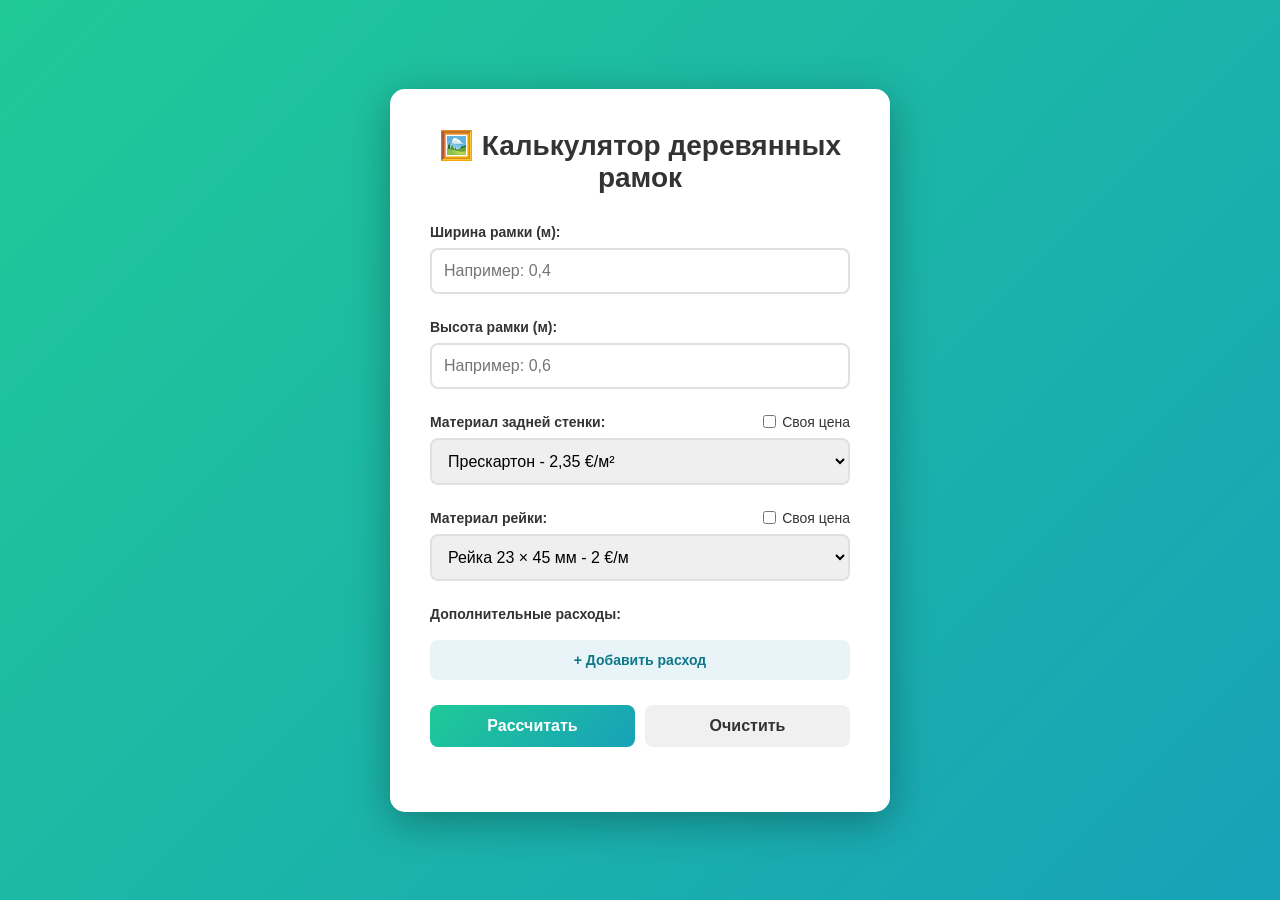
<file: Moss_frame_price/index.html>
<!DOCTYPE html>
<html lang="ru">
<head>
    <meta charset="UTF-8">
    <meta name="viewport" content="width=device-width, initial-scale=1.0">
    <title>🖼️ Стоимость деревянных рамок</title>
    <style>
        * {
            margin: 0;
            padding: 0;
            box-sizing: border-box;
        }

        body {
            font-family: 'Segoe UI', Tahoma, Geneva, Verdana, sans-serif;
            background: linear-gradient(135deg, #20c997 0%, #17a2b8 100%);
            min-height: 100vh;
            display: flex;
            justify-content: center;
            align-items: center;
            padding: 20px;
        }

        .container {
            background: white;
            padding: 40px;
            border-radius: 15px;
            box-shadow: 0 10px 40px rgba(0, 0, 0, 0.3);
            max-width: 500px;
            width: 100%;
        }

        h1 {
            color: #333;
            margin-bottom: 30px;
            text-align: center;
            font-size: 28px;
        }

        .input-group {
            margin-bottom: 25px;
        }

        label {
            display: block;
            color: #333;
            font-weight: 600;
            margin-bottom: 8px;
            font-size: 14px;
        }

        input[type="text"], select {
            width: 100%;
            padding: 12px;
            border: 2px solid #e0e0e0;
            border-radius: 8px;
            font-size: 16px;
            transition: border-color 0.3s;
        }

        input[type="text"]:focus, select:focus {
            outline: none;
            border-color: #17a2b8;
        }

        .button-group {
            display: flex;
            gap: 10px;
            margin-bottom: 30px;
        }

        button {
            flex: 1;
            padding: 12px;
            border: none;
            border-radius: 8px;
            font-size: 16px;
            font-weight: 600;
            cursor: pointer;
            transition: all 0.3s;
        }

        .calculate-btn {
            background: linear-gradient(135deg, #20c997 0%, #17a2b8 100%);
            color: white;
        }

        .calculate-btn:hover {
            transform: translateY(-2px);
            box-shadow: 0 5px 15px rgba(32, 201, 151, 0.4);
        }

        .calculate-btn:active {
            transform: translateY(0);
        }

        .reset-btn {
            background: #f0f0f0;
            color: #333;
        }

        .reset-btn:hover {
            background: #e0e0e0;
        }

        .result {
            background: #f8f9ff;
            padding: 20px;
            border-radius: 10px;
            display: none;
            border-left: 4px solid #17a2b8;
            margin-bottom: 30px;
        }

        .result.show {
            display: block;
            animation: slideIn 0.3s ease-out;
        }

        @keyframes slideIn {
            from {
                opacity: 0;
                transform: translateY(-10px);
            }
            to {
                opacity: 1;
                transform: translateY(0);
            }
        }

        .result-row {
            display: flex;
            justify-content: space-between;
            margin: 12px 0;
            font-size: 14px;
            color: #555;
        }

        .result-row strong {
            color: #333;
        }

        .result-row.total {
            font-size: 18px;
            color: #17a2b8;
            font-weight: bold;
            border-top: 2px solid #e0e0e0;
            padding-top: 15px;
            margin-top: 15px;
        }

        .calculation {
            background: #f0f0f0;
            padding: 20px;
            border-radius: 10px;
            display: none;
        }

        .calculation.show {
            display: block;
            animation: slideIn 0.3s ease-out;
        }

        .calculation h3 {
            margin-bottom: 20px;
            color: #333;
            font-size: 16px;
        }

        .calc-step {
            margin: 15px 0;
            padding: 12px;
            background-color: white;
            border-radius: 8px;
            border-left: 4px solid #17a2b8;
        }

        .calc-step strong {
            color: #333;
        }

        .calc-formula {
            font-family: 'Courier New', monospace;
            color: #555;
            margin: 5px 0;
            font-size: 13px;
        }

        .calc-result {
            font-weight: bold;
            color: #17a2b8;
            font-size: 14px;
            margin-top: 5px;
        }

        .field-label {
            display: flex;
            justify-content: space-between;
            align-items: center;
            gap: 12px;
            margin-bottom: 8px;
        }

        .field-label label {
            margin-bottom: 0;
        }

        .custom-price-toggle {
            display: flex;
            align-items: center;
            gap: 6px;
            white-space: nowrap;
            font-weight: 400;
        }

        .custom-price-field {
            display: none;
            margin-top: 12px;
        }

        .custom-price-field.show {
            display: block;
        }

        .expense-list {
            display: grid;
            gap: 10px;
            margin-bottom: 10px;
        }

        .expense-row {
            display: grid;
            grid-template-columns: minmax(0, 1fr) minmax(0, 1fr) auto;
            gap: 8px;
        }

        .add-expense-btn,
        .remove-expense-btn {
            flex: none;
            font-size: 14px;
        }

        .add-expense-btn {
            width: 100%;
            background: #e8f4f8;
            color: #0f778a;
        }

        .remove-expense-btn {
            padding: 0 12px;
            background: #f8d7da;
            color: #842029;
        }

        @media (max-width: 480px) {
            .field-label {
                align-items: flex-start;
                flex-direction: column;
            }

            .expense-row {
                grid-template-columns: 1fr 1fr;
            }

            .remove-expense-btn {
                grid-column: 1 / -1;
                padding: 10px;
            }
        }
    </style>
</head>
<body>
    <div class="container">
        <h1>🖼️ Калькулятор деревянных рамок</h1>
        
        <div class="input-group">
            <label for="width">Ширина рамки (м):</label>
            <input type="text" id="width" inputmode="decimal" pattern="[0-9]*[\.,]?[0-9]*" placeholder="Например: 0,4">
        </div>

        <div class="input-group">
            <label for="height">Высота рамки (м):</label>
            <input type="text" id="height" inputmode="decimal" pattern="[0-9]*[\.,]?[0-9]*" placeholder="Например: 0,6">
        </div>

        <div class="input-group">
            <div class="field-label">
                <label for="backMaterial">Материал задней стенки:</label>
                <label class="custom-price-toggle"><input type="checkbox" id="useCustomBackPrice"> Своя цена</label>
            </div>
            <select id="backMaterial">
                <option value="2.3">Прескартон - 2,35 €/м²</option>
                <option value="9.4">HDF 6 мм - 9,4 €/м²</option>
                <option value="10.9">Фанера берёзовая 4 мм - 10,9 €/м²</option>
                <option value="5">Фальката 3 мм - 5 €/м²</option>
            </select>
            <div id="customBackPriceField" class="custom-price-field">
                <input type="text" id="customBackPrice" inputmode="decimal" pattern="[0-9]*[\.,]?[0-9]*" placeholder="Цена за м², например: 3,50">
            </div>
        </div>

        <div class="input-group">
            <div class="field-label">
                <label for="rackMaterial">Материал рейки:</label>
                <label class="custom-price-toggle"><input type="checkbox" id="useCustomRackPrice"> Своя цена</label>
            </div>
            <select id="rackMaterial">
                <option value="2">Рейка 23 × 45 мм - 2 €/м</option>
                <option value="0.86">Рейка 15 × 30 мм - 0,86 €/м</option>
            </select>
            <div id="customRackPriceField" class="custom-price-field">
                <input type="text" id="customRackPrice" inputmode="decimal" pattern="[0-9]*[\.,]?[0-9]*" placeholder="Цена за метр, например: 1,25">
            </div>
        </div>

        <div class="input-group">
            <label>Дополнительные расходы:</label>
            <div id="additionalExpenses" class="expense-list"></div>
            <button id="btnAddExpense" class="add-expense-btn" type="button">+ Добавить расход</button>
        </div>

        <div class="input-group" style="display:flex; gap:10px; margin-top:10px;">
              <button id="btnCalculate" class="calculate-btn" type="button">Рассчитать</button>
              <button id="btnClear" class="reset-btn" type="button">Очистить</button>
        </div>

        <div class="result">
            <div class="result-row">
                <strong>Материал реек:</strong>
                <span><span id="materialRack">0.00</span> €</span>
            </div>
            <div class="result-row">
                <strong>Материал задней стенки:</strong>
                <span><span id="materialBack">0.00</span> €</span>
            </div>
            <div class="result-row">
                <strong>Работа сотрудника:</strong>
                <span><span id="labor">0.00</span> €</span>
            </div>
            <div class="result-row">
                <strong>Электричество:</strong>
                <span><span id="electricity">0.00</span> €</span>
            </div>
            <div class="result-row">
                <strong>Дополнительные расходы:</strong>
                <span><span id="additionalExpensesTotal">0.00</span> €</span>
            </div>
            <div class="result-row">
                <strong>Себестоимость:</strong>
                <span><span id="costPrice">0.00</span> €</span>
            </div>
            <div class="result-row">
                <strong>Прибыль:</strong>
                <span><span id="profitAmount">0.00</span> €</span>
            </div>
            <div class="result-row total">
                <strong>Стоимость:</strong>
                <span><span id="profit">0.00</span> €</span>
            </div>
            <div class="result-row" style="background-color: #e8f4f8; margin-top: 20px; padding: 10px; border-radius: 4px; border-left: 4px solid #17a2b8;">
                <strong>При заказе от 10 штук:</strong>
                <span><span id="wholesalePrice">0.00</span> €</span>
            </div>
        </div>

        <div class="calculation">
            <h3>📋 Подробный расчет</h3>
            
            <div class="calc-step">
                <div><strong>1. Периметр рамки:</strong></div>
                <div class="calc-formula">Периметр = (Ширина + Высота) × 2</div>
                <div class="calc-formula">= (<span id="calcWidth">0</span> + <span id="calcHeight">0</span>) × 2</div>
                <div class="calc-result">= <span id="calcPerimeter">0.00</span> м</div>
            </div>

            <div class="calc-step">
                <div><strong>2. Площадь изделия:</strong></div>
                <div class="calc-formula">Площадь = Ширина × Высота</div>
                <div class="calc-formula">= <span id="calcWidth2">0</span> × <span id="calcHeight2">0</span></div>
                <div class="calc-result">= <span id="calcArea">0.00</span> м²</div>
            </div>

            <div class="calc-step">
                <div><strong>3. Материал реек:</strong></div>
                <div class="calc-formula">Рейки = Периметр × Цена рейки за м</div>
                <div class="calc-formula">= <span id="calcPerimeter2">0.00</span> × <span id="calcRackPrice">0.00</span></div>
                <div class="calc-result">= <span id="calcRackCalc">0.00</span> €</div>
            </div>

            <div class="calc-step">
                <div><strong>4. Работа сотрудника:</strong></div>
                <div class="calc-formula">Работа = Периметр × 4 €/м</div>
                <div class="calc-formula">= <span id="calcPerimeter3">0.00</span> × 4</div>
                <div class="calc-result">= <span id="calcLaborCalc">0.00</span> €</div>
            </div>

            <div class="calc-step">
                <div><strong>5. Электричество:</strong></div>
                <div class="calc-formula">Электричество = Периметр × 0.7 €/м</div>
                <div class="calc-formula">= <span id="calcPerimeter4">0.00</span> × 0.7</div>
                <div class="calc-result">= <span id="calcElectricityCalc">0.00</span> €</div>
            </div>

            <div class="calc-step">
                <div><strong>6. Материал задней стенки:</strong></div>
                <div class="calc-formula">Материал = Площадь × Цена за м²</div>
                <div class="calc-formula">= <span id="calcArea2">0.00</span> × <span id="calcMaterialPrice">0.00</span></div>
                <div class="calc-result">= <span id="calcBackCalc">0.00</span> €</div>
            </div>

            <div class="calc-step">
                <div><strong>7. Себестоимость:</strong></div>
                <div class="calc-formula">Себестоимость = Рейки + Работа + Электричество + Материал</div>
                <div class="calc-formula">= <span id="calcRackCalc2">0.00</span> + <span id="calcLaborCalc2">0.00</span> + <span id="calcElectricityCalc2">0.00</span> + <span id="calcBackCalc2">0.00</span></div>
                <div class="calc-result">= <span id="calcCostCalc">0.00</span> €</div>
            </div>

            <div class="calc-step">
                <div><strong>8. Дополнительные расходы:</strong></div>
                <div class="calc-formula">Дополнительные расходы добавляются к стоимости без наценки</div>
                <div class="calc-result">= <span id="calcAdditionalExpenses">0.00</span> €</div>
            </div>

            <div class="calc-step">
                <div><strong>9. Стоимость:</strong></div>
                <div id="calcPriceRule" class="calc-formula">Коэффициент стоимости = 2,3</div>
                <div class="calc-formula">Стоимость = (Себестоимость × коэффициент) + Дополнительные расходы</div>
                <div class="calc-formula">= (<span id="calcCostCalc2">0.00</span> × <span id="calcMultiplier">2.30</span>) + <span id="calcAdditionalExpenses2">0.00</span></div>
                <div class="calc-result">= <span id="calcProfitCalc">0.00</span> €</div>
            </div>
        </div>
    </div>

    <script>
        let additionalExpenses = [];

        const inputs = ['width', 'height', 'backMaterial', 'rackMaterial', 'customBackPrice', 'customRackPrice'];
        inputs.forEach(id => {
            document.getElementById(id).addEventListener('change', saveToLocalStorage);
        });

        ['backMaterial', 'rackMaterial'].forEach(id => {
            document.getElementById(id).addEventListener('change', calculate);
        });

        document.getElementById('useCustomBackPrice').addEventListener('change', () => {
            toggleCustomPriceFields();
            saveToLocalStorage();
            calculate();
        });
        document.getElementById('useCustomRackPrice').addEventListener('change', () => {
            toggleCustomPriceFields();
            saveToLocalStorage();
            calculate();
        });
        document.getElementById('customBackPrice').addEventListener('input', () => {
            saveToLocalStorage();
            calculate();
        });
        document.getElementById('customRackPrice').addEventListener('input', () => {
            saveToLocalStorage();
            calculate();
        });
        document.getElementById('btnAddExpense').addEventListener('click', () => {
            additionalExpenses.push({ name: '', price: '' });
            renderAdditionalExpenses();
            saveToLocalStorage();
        });
        document.getElementById('additionalExpenses').addEventListener('input', (event) => {
            const row = event.target.closest('.expense-row');
            if (!row) return;
            const index = Number(row.dataset.index);
            additionalExpenses[index][event.target.dataset.field] = event.target.value;
            saveToLocalStorage();
            calculate();
        });
        document.getElementById('additionalExpenses').addEventListener('click', (event) => {
            const button = event.target.closest('.remove-expense-btn');
            if (!button) return;
            additionalExpenses.splice(Number(button.closest('.expense-row').dataset.index), 1);
            renderAdditionalExpenses();
            saveToLocalStorage();
            calculate();
        });

        function armWheelForElement(el) {
            el.dataset.wheelArmed = 'true';
        }

        function disarmWheelForElement(el) {
            el.dataset.wheelArmed = 'false';
        }

        function isWheelArmed(el) {
            return el.dataset.wheelArmed === 'true';
        }

        // Запрещаем случайную прокрутку колёсиком до клика мышью
        document.querySelectorAll('input, select').forEach(el => {
            el.addEventListener('mousedown', (e) => {
                if (e.button === 0) armWheelForElement(el);
            });
            el.addEventListener('blur', () => disarmWheelForElement(el));
            el.addEventListener('wheel', (e) => {
                if (!isWheelArmed(el)) {
                    e.preventDefault();
                }
            }, { passive: false });
        });

        // Обработка прокрутки колёсика мыши для изменения значений
        document.getElementById('width').addEventListener('wheel', (e) => {
            if (!isWheelArmed(e.currentTarget)) {
                e.preventDefault();
                return;
            }
            e.preventDefault();
            const input = document.getElementById('width');
            const step = 0.01;
            const currentValue = parseNumber(input.value);
            const newValue = e.deltaY < 0 ? currentValue + step : currentValue - step;
            const display = Math.max(0, newValue);
            input.value = display.toFixed(2).replace('.', ',');
            saveToLocalStorage();
        });

        document.getElementById('height').addEventListener('wheel', (e) => {
            if (!isWheelArmed(e.currentTarget)) {
                e.preventDefault();
                return;
            }
            e.preventDefault();
            const input = document.getElementById('height');
            const step = 0.01;
            const currentValue = parseNumber(input.value);
            const newValue = e.deltaY < 0 ? currentValue + step : currentValue - step;
            const display = Math.max(0, newValue);
            input.value = display.toFixed(2).replace('.', ',');
            saveToLocalStorage();
        });

        // Кнопки: Рассчитать и Очистить
        document.getElementById('btnCalculate').addEventListener('click', (e) => {
            e.preventDefault();
            calculate();
            saveToLocalStorage();
            document.getElementById('profit').closest('.result').classList.add('show');
            document.querySelector('.calculation').classList.add('show');
        });

        document.getElementById('btnClear').addEventListener('click', (e) => {
            e.preventDefault();
            clearAll();
            document.getElementById('profit').closest('.result').classList.remove('show');
            document.querySelector('.calculation').classList.remove('show');
        });

        function clearAll() {
            document.getElementById('width').value = '';
            document.getElementById('height').value = '';
            document.getElementById('backMaterial').selectedIndex = 0;
            document.getElementById('rackMaterial').selectedIndex = 0;
            document.getElementById('useCustomBackPrice').checked = false;
            document.getElementById('customBackPrice').value = '';
            document.getElementById('useCustomRackPrice').checked = false;
            document.getElementById('customRackPrice').value = '';
            additionalExpenses = [];
            storageRemove('frameWidth');
            storageRemove('frameHeight');
            storageRemove('backMaterial');
            storageRemove('rackMaterial');
            storageRemove('useCustomBackPrice');
            storageRemove('customBackPrice');
            storageRemove('useCustomRackPrice');
            storageRemove('customRackPrice');
            storageRemove('additionalExpenses');
            toggleCustomPriceFields();
            renderAdditionalExpenses();
            calculate();
        }

        // Вспомогательная функция: парсит число, заменяя запятую на точку (устраняет проблемы мобильных клавиатур)
        function parseNumber(value) {
            if (value === null || value === undefined) return 0;
            // toString and normalize unicode spaces
            let s = String(value).replace(/\u00A0|\s+/g, '').replace(',', '.').trim();
            // extract first numeric token (handles leading text)
            const m = s.match(/-?\d+(?:[\.,]\d+)?/);
            if (!m) return 0;
            const n = parseFloat(m[0].replace(',', '.'));
            return isNaN(n) ? 0 : n;
        }

        // Унифицированный безопасный доступ к хранилищу с fallback
        const _storageFallback = {};
        function storageSet(key, value) {
            try { localStorage.setItem(key, value); return; } catch (e) {}
            try { sessionStorage.setItem(key, value); return; } catch (e) {}
            _storageFallback[key] = value;
        }
        function storageGet(key) {
            try { const v = localStorage.getItem(key); if (v !== null) return v; } catch (e) {}
            try { const v2 = sessionStorage.getItem(key); if (v2 !== null) return v2; } catch (e) {}
            return _storageFallback.hasOwnProperty(key) ? _storageFallback[key] : null;
        }
        function storageRemove(key) {
            try { localStorage.removeItem(key); } catch (e) {}
            try { sessionStorage.removeItem(key); } catch (e) {}
            if (_storageFallback.hasOwnProperty(key)) delete _storageFallback[key];
        }

        function toggleCustomPriceFields() {
            document.getElementById('customBackPriceField').classList.toggle(
                'show',
                document.getElementById('useCustomBackPrice').checked
            );
            document.getElementById('customRackPriceField').classList.toggle(
                'show',
                document.getElementById('useCustomRackPrice').checked
            );
        }

        function renderAdditionalExpenses() {
            const list = document.getElementById('additionalExpenses');
            list.replaceChildren();

            additionalExpenses.forEach((expense, index) => {
                const row = document.createElement('div');
                row.className = 'expense-row';
                row.dataset.index = index;

                const name = document.createElement('input');
                name.type = 'text';
                name.placeholder = 'Например: доставка';
                name.value = expense.name || '';
                name.dataset.field = 'name';

                const price = document.createElement('input');
                price.type = 'text';
                price.inputMode = 'decimal';
                price.placeholder = 'Сумма, например: 12,50';
                price.value = expense.price || '';
                price.dataset.field = 'price';

                const remove = document.createElement('button');
                remove.type = 'button';
                remove.className = 'remove-expense-btn';
                remove.textContent = 'Удалить';

                row.append(name, price, remove);
                list.appendChild(row);
            });
        }

        function getRackPrice() {
            if (document.getElementById('useCustomRackPrice').checked) {
                return Math.max(0, parseNumber(document.getElementById('customRackPrice').value));
            }
            return Math.max(0, parseNumber(document.getElementById('rackMaterial').value));
        }

        function getBackMaterialPrice() {
            if (document.getElementById('useCustomBackPrice').checked) {
                return Math.max(0, parseNumber(document.getElementById('customBackPrice').value));
            }
            return Math.max(0, parseNumber(document.getElementById('backMaterial').value));
        }

        function getAdditionalExpensesTotal() {
            return additionalExpenses.reduce((total, expense) => {
                return total + Math.max(0, parseNumber(expense.price));
            }, 0);
        }

        // Загрузка сохраненных данных при загрузке страницы (использует безопасный getter)
        function loadFromLocalStorage() {
            const savedWidth = storageGet('frameWidth');
            const savedHeight = storageGet('frameHeight');
            const savedMaterial = storageGet('backMaterial');
            const savedRackMaterial = storageGet('rackMaterial');
            const savedUseCustomBackPrice = storageGet('useCustomBackPrice');
            const savedCustomBackPrice = storageGet('customBackPrice');
            const savedUseCustomRackPrice = storageGet('useCustomRackPrice');
            const savedCustomRackPrice = storageGet('customRackPrice');
            const savedAdditionalExpenses = storageGet('additionalExpenses');

            if (savedWidth) document.getElementById('width').value = savedWidth;
            if (savedHeight) document.getElementById('height').value = savedHeight;
            if (savedMaterial) document.getElementById('backMaterial').value = savedMaterial;
            if (savedRackMaterial && savedRackMaterial !== 'custom') document.getElementById('rackMaterial').value = savedRackMaterial;
            if (savedUseCustomBackPrice === 'true') document.getElementById('useCustomBackPrice').checked = true;
            if (savedCustomBackPrice) document.getElementById('customBackPrice').value = savedCustomBackPrice;
            if (savedUseCustomRackPrice === 'true' || savedRackMaterial === 'custom') document.getElementById('useCustomRackPrice').checked = true;
            if (savedCustomRackPrice) document.getElementById('customRackPrice').value = savedCustomRackPrice;
            try {
                const savedExpenses = JSON.parse(savedAdditionalExpenses || '[]');
                if (Array.isArray(savedExpenses)) {
                    additionalExpenses = savedExpenses.filter(expense => expense && typeof expense === 'object');
                }
            } catch (e) {}

            toggleCustomPriceFields();
            renderAdditionalExpenses();
            calculate();
        }

        // Сохранение данных с безопасным сеттером
        function saveToLocalStorage() {
            storageSet('frameWidth', document.getElementById('width').value);
            storageSet('frameHeight', document.getElementById('height').value);
            storageSet('backMaterial', document.getElementById('backMaterial').value);
            storageSet('rackMaterial', document.getElementById('rackMaterial').value);
            storageSet('useCustomBackPrice', document.getElementById('useCustomBackPrice').checked);
            storageSet('customBackPrice', document.getElementById('customBackPrice').value);
            storageSet('useCustomRackPrice', document.getElementById('useCustomRackPrice').checked);
            storageSet('customRackPrice', document.getElementById('customRackPrice').value);
            storageSet('additionalExpenses', JSON.stringify(additionalExpenses));
        }

        function calculate() {
            const width = parseNumber(document.getElementById('width').value);
            const height = parseNumber(document.getElementById('height').value);
            const backMaterialPrice = getBackMaterialPrice();
            const rackPrice = getRackPrice();

            // Периметр рамки в метрах
            const perimeter = 2 * (width + height);

            // Площадь изделия в м²
            const area = width * height;

            // Расчеты стоимости компонентов
            const materialRack = perimeter * rackPrice;
            const materialBack = area * backMaterialPrice;  // цена материала за м²
            const labor = perimeter * 4;             // 4 € за метр работы
            const electricity = perimeter * 0.7;     // 0.7 € за метр электричества
            const additionalExpensesTotal = getAdditionalExpensesTotal();

            // Себестоимость - сумма всех затрат
            const costPrice = materialRack + materialBack + labor + electricity;
            const priceMultiplier = perimeter > 6 ? 3.3 : 2.3;

            // Дополнительные расходы добавляются к цене после применения коэффициента.
            const finalPrice = (costPrice * priceMultiplier) + additionalExpensesTotal;

            // Прибыль не включает дополнительные расходы, которые компенсируют затраты.
            const profitAmount = finalPrice - costPrice - additionalExpensesTotal;

            // Оптовая цена за 1 шт. (10+ штук): себестоимость * 2 + дополнительные расходы
            const wholesalePrice = (costPrice * 2) + additionalExpensesTotal;

            // Вывод результатов в основной калькулятор
            document.getElementById('materialRack').textContent = materialRack.toFixed(2);
            document.getElementById('materialBack').textContent = materialBack.toFixed(2);
            document.getElementById('labor').textContent = labor.toFixed(2);
            document.getElementById('electricity').textContent = electricity.toFixed(2);
            document.getElementById('additionalExpensesTotal').textContent = additionalExpensesTotal.toFixed(2);
            document.getElementById('costPrice').textContent = costPrice.toFixed(2);
            document.getElementById('profitAmount').textContent = profitAmount.toFixed(2);
            document.getElementById('profit').textContent = finalPrice.toFixed(2);
            document.getElementById('wholesalePrice').textContent = wholesalePrice.toFixed(2);

            // Вывод подробного расчета
            // Шаг 1: Периметр
            document.getElementById('calcWidth').textContent = width.toFixed(2);
            document.getElementById('calcHeight').textContent = height.toFixed(2);
            document.getElementById('calcPerimeter').textContent = perimeter.toFixed(2);

            // Шаг 2: Площадь
            document.getElementById('calcWidth2').textContent = width.toFixed(2);
            document.getElementById('calcHeight2').textContent = height.toFixed(2);
            document.getElementById('calcArea').textContent = area.toFixed(2);

            // Шаг 3: Материал реек
            document.getElementById('calcPerimeter2').textContent = perimeter.toFixed(2);
            document.getElementById('calcRackPrice').textContent = rackPrice.toFixed(2);
            document.getElementById('calcRackCalc').textContent = materialRack.toFixed(2);

            // Шаг 4: Работа
            document.getElementById('calcPerimeter3').textContent = perimeter.toFixed(2);
            document.getElementById('calcLaborCalc').textContent = labor.toFixed(2);

            // Шаг 5: Электричество
            document.getElementById('calcPerimeter4').textContent = perimeter.toFixed(2);
            document.getElementById('calcElectricityCalc').textContent = electricity.toFixed(2);

            // Шаг 6: Материал задней стенки
            document.getElementById('calcArea2').textContent = area.toFixed(2);
            document.getElementById('calcMaterialPrice').textContent = backMaterialPrice.toFixed(2);
            document.getElementById('calcBackCalc').textContent = materialBack.toFixed(2);

            // Шаг 7: Себестоимость
            document.getElementById('calcRackCalc2').textContent = materialRack.toFixed(2);
            document.getElementById('calcLaborCalc2').textContent = labor.toFixed(2);
            document.getElementById('calcElectricityCalc2').textContent = electricity.toFixed(2);
            document.getElementById('calcBackCalc2').textContent = materialBack.toFixed(2);
            document.getElementById('calcCostCalc').textContent = costPrice.toFixed(2);

            // Шаг 8: Дополнительные расходы
            document.getElementById('calcAdditionalExpenses').textContent = additionalExpensesTotal.toFixed(2);

            // Шаг 9: Стоимость
            document.getElementById('calcCostCalc2').textContent = costPrice.toFixed(2);
            document.getElementById('calcMultiplier').textContent = priceMultiplier.toFixed(2);
            document.getElementById('calcAdditionalExpenses2').textContent = additionalExpensesTotal.toFixed(2);
            document.getElementById('calcPriceRule').textContent = perimeter > 6
                ? 'Периметр больше 6 м, коэффициент стоимости = 3,3'
                : 'Периметр не больше 6 м, коэффициент стоимости = 2,3';
            document.getElementById('calcProfitCalc').textContent = finalPrice.toFixed(2);
        }

        // Загрузить сохраненные данные при загрузке страницы
        loadFromLocalStorage();
    </script>
</body>
</html>
</file>
<file: Calendar/styles.css>
:root {
  color-scheme: light;
  --bg: #f4f0e8;
  --paper: #fffdf8;
  --paper-strong: #fff8eb;
  --ink: #25201a;
  --muted: #756c5d;
  --line: #ded4c2;
  --gold: #b58a3a;
  --red: #8f2f2f;
  --green: #496d5a;
  --shadow: 0 18px 50px rgba(48, 36, 20, 0.12);
}

* {
  box-sizing: border-box;
}

body {
  margin: 0;
  min-height: 100vh;
  background:
    linear-gradient(180deg, rgba(143, 47, 47, 0.08), transparent 280px),
    var(--bg);
  color: var(--ink);
  font-family: "Inter", "Segoe UI", system-ui, -apple-system, sans-serif;
}

button,
input {
  font: inherit;
}

.topbar {
  display: flex;
  align-items: flex-end;
  justify-content: space-between;
  gap: 24px;
  padding: 28px clamp(18px, 4vw, 56px) 18px;
  border-bottom: 1px solid var(--line);
}

h1,
h2,
h3,
p {
  margin: 0;
}

h1 {
  font-size: clamp(30px, 4vw, 54px);
  line-height: 1;
  font-family: Georgia, "Times New Roman", serif;
  font-weight: 700;
}

h2 {
  font-size: clamp(22px, 2vw, 30px);
  line-height: 1.15;
  font-family: Georgia, "Times New Roman", serif;
}

.eyebrow {
  color: var(--red);
  font-size: 12px;
  font-weight: 800;
  letter-spacing: 0;
  text-transform: uppercase;
}

.date-chip {
  min-width: 190px;
  padding: 10px 14px;
  border: 1px solid var(--line);
  border-radius: 6px;
  background: rgba(255, 253, 248, 0.72);
  color: var(--muted);
  text-align: right;
}

.layout {
  display: grid;
  grid-template-columns: minmax(0, 1fr);
  gap: 18px;
  padding: 22px clamp(18px, 4vw, 56px) 48px;
}

.focus-panel,
.catalog-panel {
  background: var(--paper);
  border: 1px solid var(--line);
  border-radius: 8px;
  box-shadow: var(--shadow);
}

.focus-panel {
  padding: clamp(16px, 2.4vw, 28px);
}

.section-head {
  display: flex;
  align-items: center;
  justify-content: space-between;
  gap: 16px;
  margin-bottom: 18px;
}

.icon-button {
  display: inline-grid;
  place-items: center;
  width: 42px;
  height: 42px;
  border: 1px solid var(--line);
  border-radius: 6px;
  background: var(--paper-strong);
  color: var(--red);
  cursor: pointer;
}

.week-strip {
  display: grid;
  grid-template-columns: repeat(7, minmax(126px, 1fr));
  gap: 10px;
  overflow-x: auto;
  padding-bottom: 4px;
}

.day-card {
  min-height: 172px;
  padding: 13px;
  border: 1px solid var(--line);
  border-radius: 8px;
  background: linear-gradient(180deg, #fffaf0, #ffffff);
}

.day-date {
  color: var(--red);
  font-weight: 800;
}

.day-name {
  margin-top: 2px;
  color: var(--muted);
  font-size: 13px;
}

.day-icons {
  display: grid;
  gap: 8px;
  margin-top: 14px;
}

.day-icon {
  display: grid;
  grid-template-columns: 38px minmax(0, 1fr);
  gap: 8px;
  align-items: center;
  min-height: 44px;
}

.day-icon img {
  width: 38px;
  height: 44px;
  border-radius: 4px;
  object-fit: cover;
  border: 1px solid var(--line);
  background: #eee4d3;
}

.day-icon span {
  overflow: hidden;
  color: var(--ink);
  font-size: 13px;
  font-weight: 700;
  text-overflow: ellipsis;
}

.empty {
  color: var(--muted);
  font-size: 13px;
}

.tools {
  display: grid;
  grid-template-columns: minmax(220px, 1fr) auto auto;
  gap: 10px;
  align-items: end;
  padding: 14px;
  border: 1px solid var(--line);
  border-radius: 8px;
  background: rgba(255, 253, 248, 0.66);
}

.field {
  display: grid;
  gap: 6px;
}

label {
  color: var(--muted);
  font-size: 12px;
  font-weight: 800;
  text-transform: uppercase;
}

input {
  width: 100%;
  height: 42px;
  border: 1px solid var(--line);
  border-radius: 6px;
  background: #fffefb;
  color: var(--ink);
  padding: 0 12px;
  outline: none;
}

input:focus {
  border-color: var(--gold);
  box-shadow: 0 0 0 3px rgba(181, 138, 58, 0.18);
}

button.primary,
button.secondary {
  height: 42px;
  border-radius: 6px;
  padding: 0 16px;
  font-weight: 800;
  cursor: pointer;
}

button.primary {
  border: 1px solid var(--red);
  background: var(--red);
  color: white;
}

button.secondary {
  border: 1px solid var(--line);
  background: var(--paper-strong);
  color: var(--ink);
}

.catalog-panel {
  padding: clamp(16px, 2.4vw, 28px);
}

.catalog-head {
  align-items: end;
}

.search-wrap {
  width: min(340px, 100%);
}

.stats {
  display: flex;
  flex-wrap: wrap;
  gap: 8px;
  margin-bottom: 16px;
  color: var(--muted);
  font-size: 14px;
}

.stat-pill {
  border: 1px solid var(--line);
  border-radius: 999px;
  background: #fffaf0;
  padding: 6px 10px;
}

.icon-grid {
  display: grid;
  grid-template-columns: repeat(auto-fill, minmax(210px, 1fr));
  gap: 14px;
}

.icon-card {
  display: grid;
  min-height: 100%;
  overflow: hidden;
  border: 1px solid var(--line);
  border-radius: 8px;
  background: white;
}

.image-frame {
  aspect-ratio: 4 / 5;
  background:
    linear-gradient(135deg, rgba(181, 138, 58, 0.18), rgba(73, 109, 90, 0.14)),
    #eadfcb;
}

.image-frame img {
  display: block;
  width: 100%;
  height: 100%;
  object-fit: cover;
}

.icon-body {
  display: grid;
  gap: 10px;
  padding: 12px;
}

.icon-body h3 {
  font-size: 17px;
  line-height: 1.2;
}

.meta,
.notes {
  color: var(--muted);
  font-size: 13px;
  line-height: 1.35;
}

.tags {
  display: flex;
  flex-wrap: wrap;
  gap: 6px;
}

.tag {
  border-radius: 999px;
  background: rgba(73, 109, 90, 0.12);
  color: var(--green);
  padding: 4px 8px;
  font-size: 12px;
  font-weight: 800;
}

.sr-only {
  position: absolute;
  width: 1px;
  height: 1px;
  padding: 0;
  margin: -1px;
  overflow: hidden;
  clip: rect(0, 0, 0, 0);
  white-space: nowrap;
  border: 0;
}

@media (max-width: 780px) {
  .topbar,
  .section-head,
  .catalog-head {
    align-items: flex-start;
    flex-direction: column;
  }

  .date-chip {
    width: 100%;
    text-align: left;
  }

  .tools {
    grid-template-columns: 1fr;
  }

  .week-strip {
    grid-template-columns: repeat(7, 150px);
  }
}
</file>
